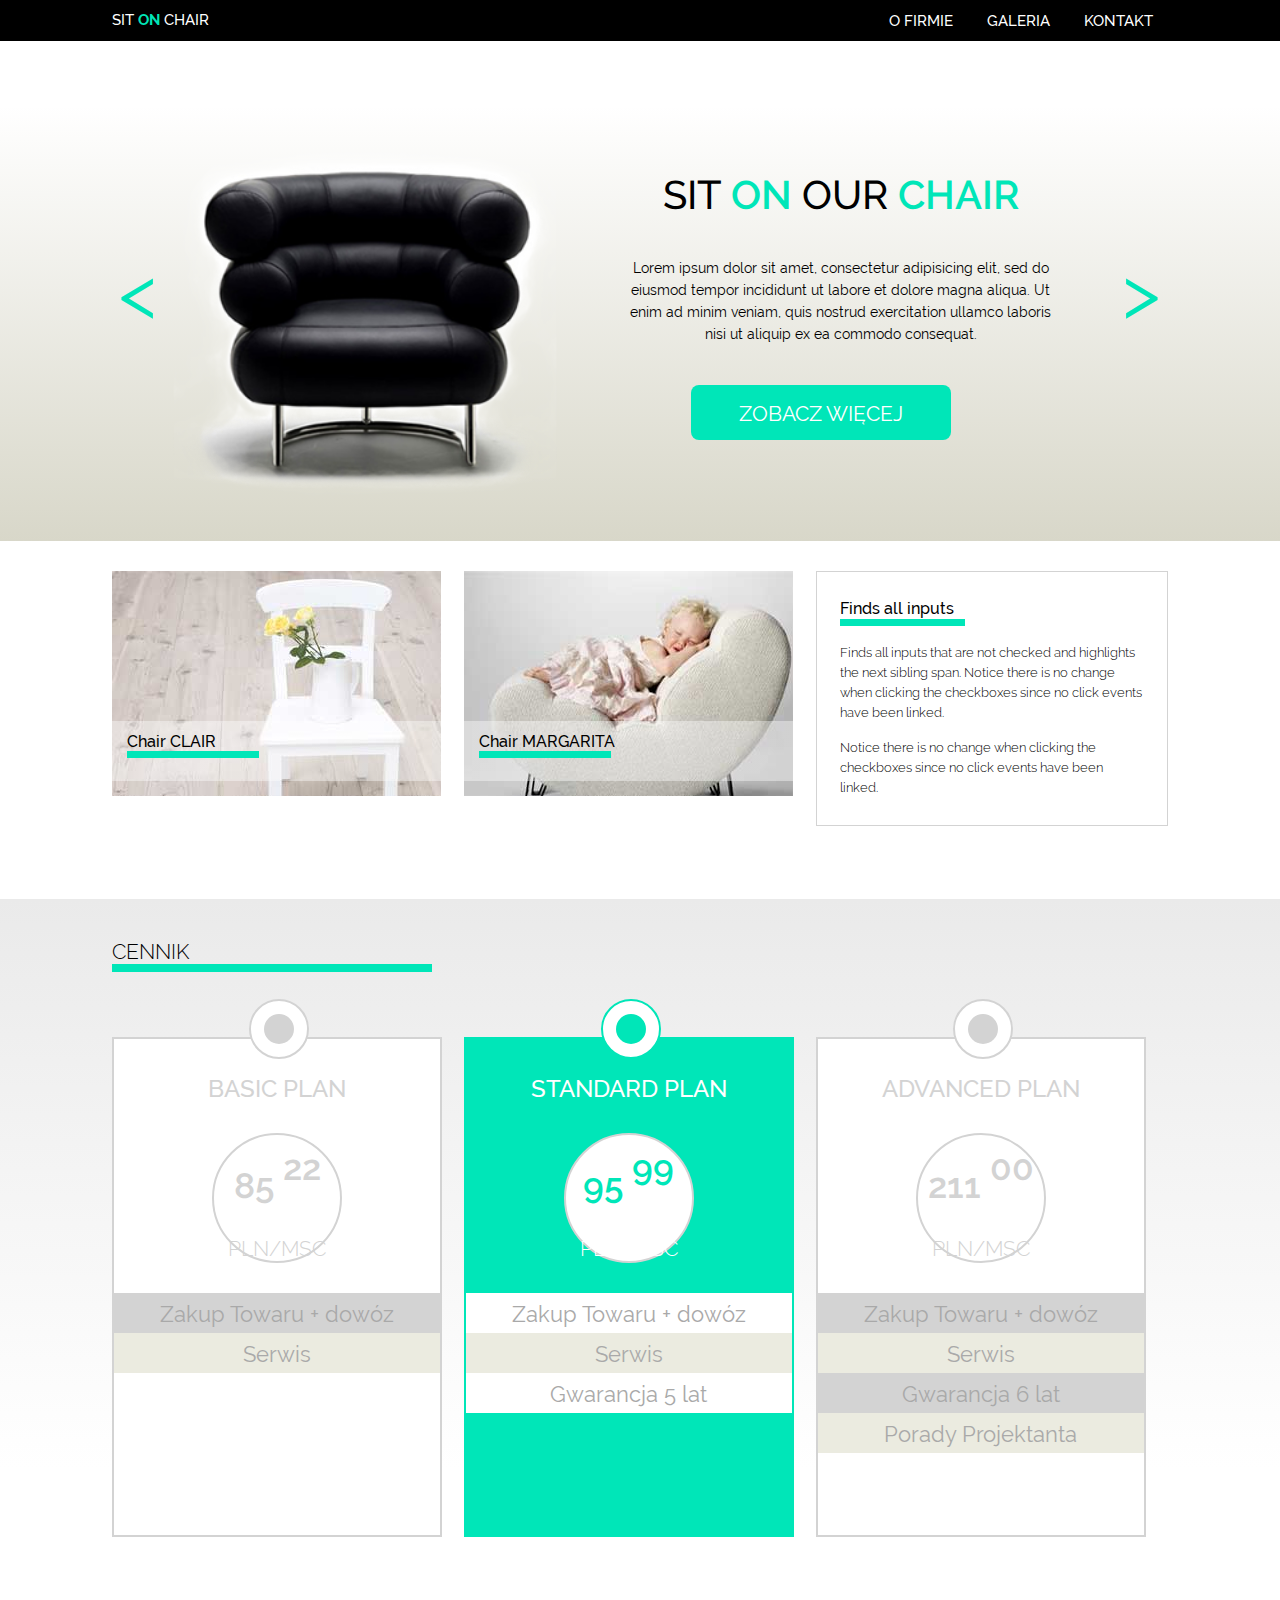
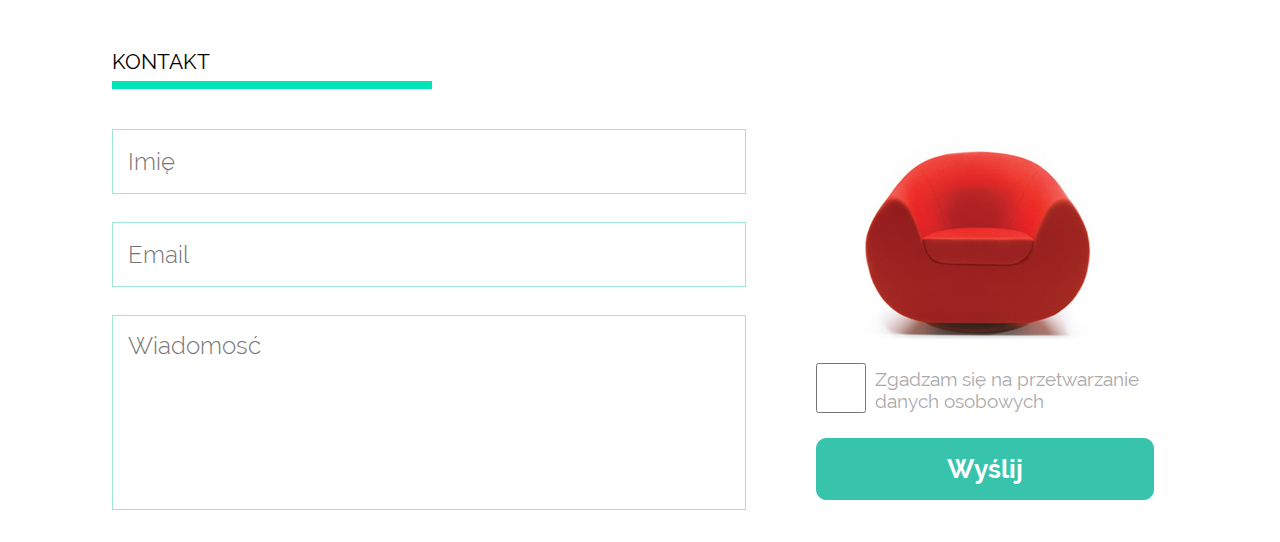
<file: index.html>
<!DOCTYPE html>
<html lang="pl-PL">
  <head>
    <meta charset="utf-8">
    <link rel="stylesheet" href="css/reset.css" type="text/css">
    <link rel="stylesheet" href="css/style.css" type="text/css">
    <link rel="stylesheet" href="fonts/raleway/stylesheet.css">
    <title>SitOnChari</title>
  </head>
  <body>
     <header>
       <div class="main_width">
         <div class="row">
           <h4 class="col">
               Sit <span>On</span> Chair
           </h4>
           <nav class="col">
             <ul>
               <li><a href="#">O firmie</a></li>
               <li><a href="#">Galeria</a></li>
               <li><a href="#">Kontakt</a></li>
             </ul>
           </nav>
         </div>
       </div>
     </header>
     <section class="main_content">
       <div class="main_width">
         <div class="row">
           <div class="col extreme">
             <p class="arrow"> &lt; </p>
           </div>
           <div class="col inside_left">
             <div id="black_chair">
               <img src="images/black_chair.png" alt="" width="600px" />
             </div>
           </div>
           <div class="col inside_right">
            <h1>Sit <span>on</span> our <span>chair</span></h1>
            <br>
            <p>Lorem ipsum dolor sit amet, consectetur adipisicing elit, sed do
               eiusmod tempor incididunt ut labore et dolore magna aliqua.
               Ut enim ad minim veniam, quis nostrud exercitation ullamco laboris
               nisi ut aliquip ex ea commodo consequat.
            </p>
            <div class="button">
                <a href="#">Zobacz więcej</a>
            </div>
           </div>
           <div class="col extreme">
             <p class="arrow"> &gt; </p>
           </div>
         </div>
       </div>
     </section>
     <section class="main_boxes">
        <div class="main_width">
          <div class="row">
            <div class="col">
              <div class="box_1">
                <img src="images/box1_img.jpg" alt="">
                  <div class="inbox">
                    Chair CLAIR
                     <div class="bottom_line_short">
                     </div>
                  </div>
              </div>
            </div>
            <div class="col">
              <div class="box_1">
                <img src="images/box2_img.jpg" alt="">
                <div class="inbox">
                  Chair MARGARITA
                    <div class="bottom_line_short">

                    </div>
                </div>
              </div>
            </div>
            <div class="col">
              <div class="box_2">
                <p>Finds all inputs</p>
                <div class="bottom_line_short">
                </div>
                <p>
                   Finds all inputs that are not checked and highlights the next
                   sibling span. Notice there is no change when clicking the
                   checkboxes since no click events have been linked.
                </p>
                <p>
                   Notice there is no change when clicking the
                   checkboxes since no click events have been linked.
                </p>
              </div>
            </div>
          </div>
        </div>
     </section>
     <section class="price_list">
       <div class="main_width">
         <div class="row">
           <div class="col">
            <p>Cennik</p>
            <div class="bottom_line_long">
            </div>
           </div>
         </div>
         <div class="row">
           <div class="col_price">
             <div class="box_price_grey">
               <div class="circle_white">
                 <div class="circle_grey_small">
                 </div>
               </div>
               <h3>Basic Plan</h3>
               <div class="circle_white_big">
                 <p class="price_1">85 <sup class="price_1">22</sup></p>
                 <p>PLN/MSC</p>
               </div>
               <div class="purchase_1">
                Zakup Towaru + dowóz
               </div>
               <div class="serwis_1">
                Serwis
               </div>
             </div>
           </div>
           <div class="col_price">
             <div class="box_price_green">
               <div class="circle_green">
                 <div class="circle_white_small">
                 </div>
               </div>
               <h3>Standard Plan</h3>
               <div class="circle_white_big">
                 <p class="price_2">95 <sup class="price_2">99</sup></p>
                 <p>PLN/MSC</p>
               </div>
               <div class="purchase_2">
                Zakup Towaru + dowóz
               </div>
               <div class="serwis_1">
                Serwis
               </div>
               <div class="serwis_2">
                Gwarancja 5 lat
               </div>
             </div>
           </div>
           <div class="col_price">
             <div class="box_price_grey">
               <div class="circle_white">
                 <div class="circle_grey_small">
                 </div>
               </div>
               <h3>Advanced Plan</h3>
               <div class="circle_white_big">
                 <p class="price_1">211 <sup class="price_1">00</sup></p>
                 <p>PLN/MSC</p>
               </div>
               <div class="purchase_1">
                Zakup Towaru + dowóz
               </div>
               <div class="serwis_1">
                Serwis
               </div>
               <div class="purchase_1">
                Gwarancja 6 lat
               </div>
               <div class="serwis_1">
                Porady Projektanta
               </div>
             </div>
           </div>
         </div>
       </div>
     </section>
     <section class="contact">
        <div class="main_width">
            <h2 class="contact_title">
                <span>Kontakt</span>
            </h2>
            <div class="bottom_line_long">

            </div>
            <form class="contact_form" action="" method="post">
                <div class="row">
                    <div class="contact_col_left">
                        <div class="">
                            <label for="formName">Imię</label>
                            <input type="text" name="name" value="" placeholder="Imię" id="formName">
                        </div>
                        <div class="">
                            <label for="formEmail">Email</label>
                            <input type="text" name="email" value="" placeholder="Email" id="formEmail">
                        </div>
                        <div class="">
                            <label for="formMessage">Wiadomości</label>
                        <textarea name="message" id="formMessage" placeholder="Wiadomosć"></textarea>
                        </div>
                    </div>
                    <div class="contact_col_right">
                        <div class="red_chair">
                            <img src="images/red_chair.png" alt="">
                        </div>
                        <div class="checkbox">
                            <label for="formCheckbox">Zgoda</label>
                            <input class="checkbox_icon" type="checkbox" name="" value="">
                            <span class="checkbox_text">Zgadzam się na przetwarzanie danych osobowych</span>
                        </div>
                        <div>
                            <button type="submit" class="submit_button">Wyślij</button>
                        </div>
                    </div>
                </div>
            </form>
        </div>
     </section>
  </body>
</html>
</file>
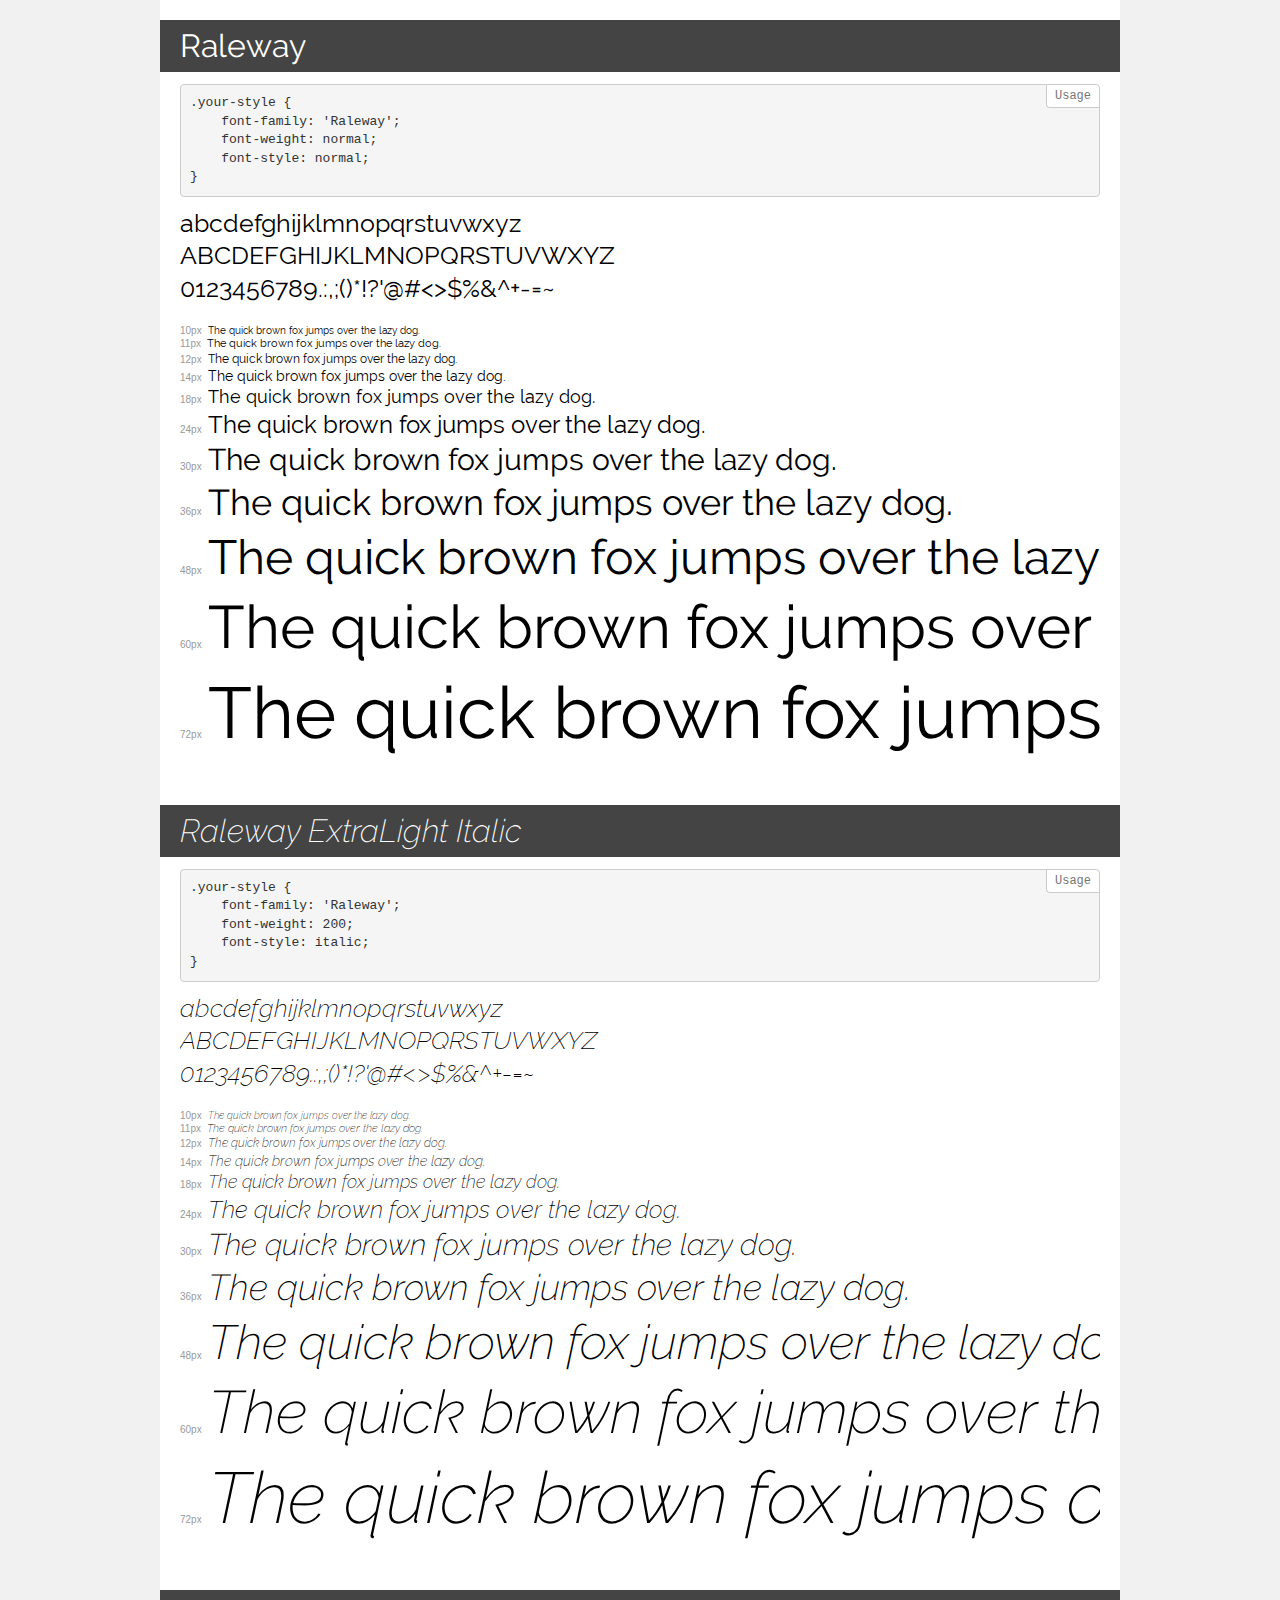
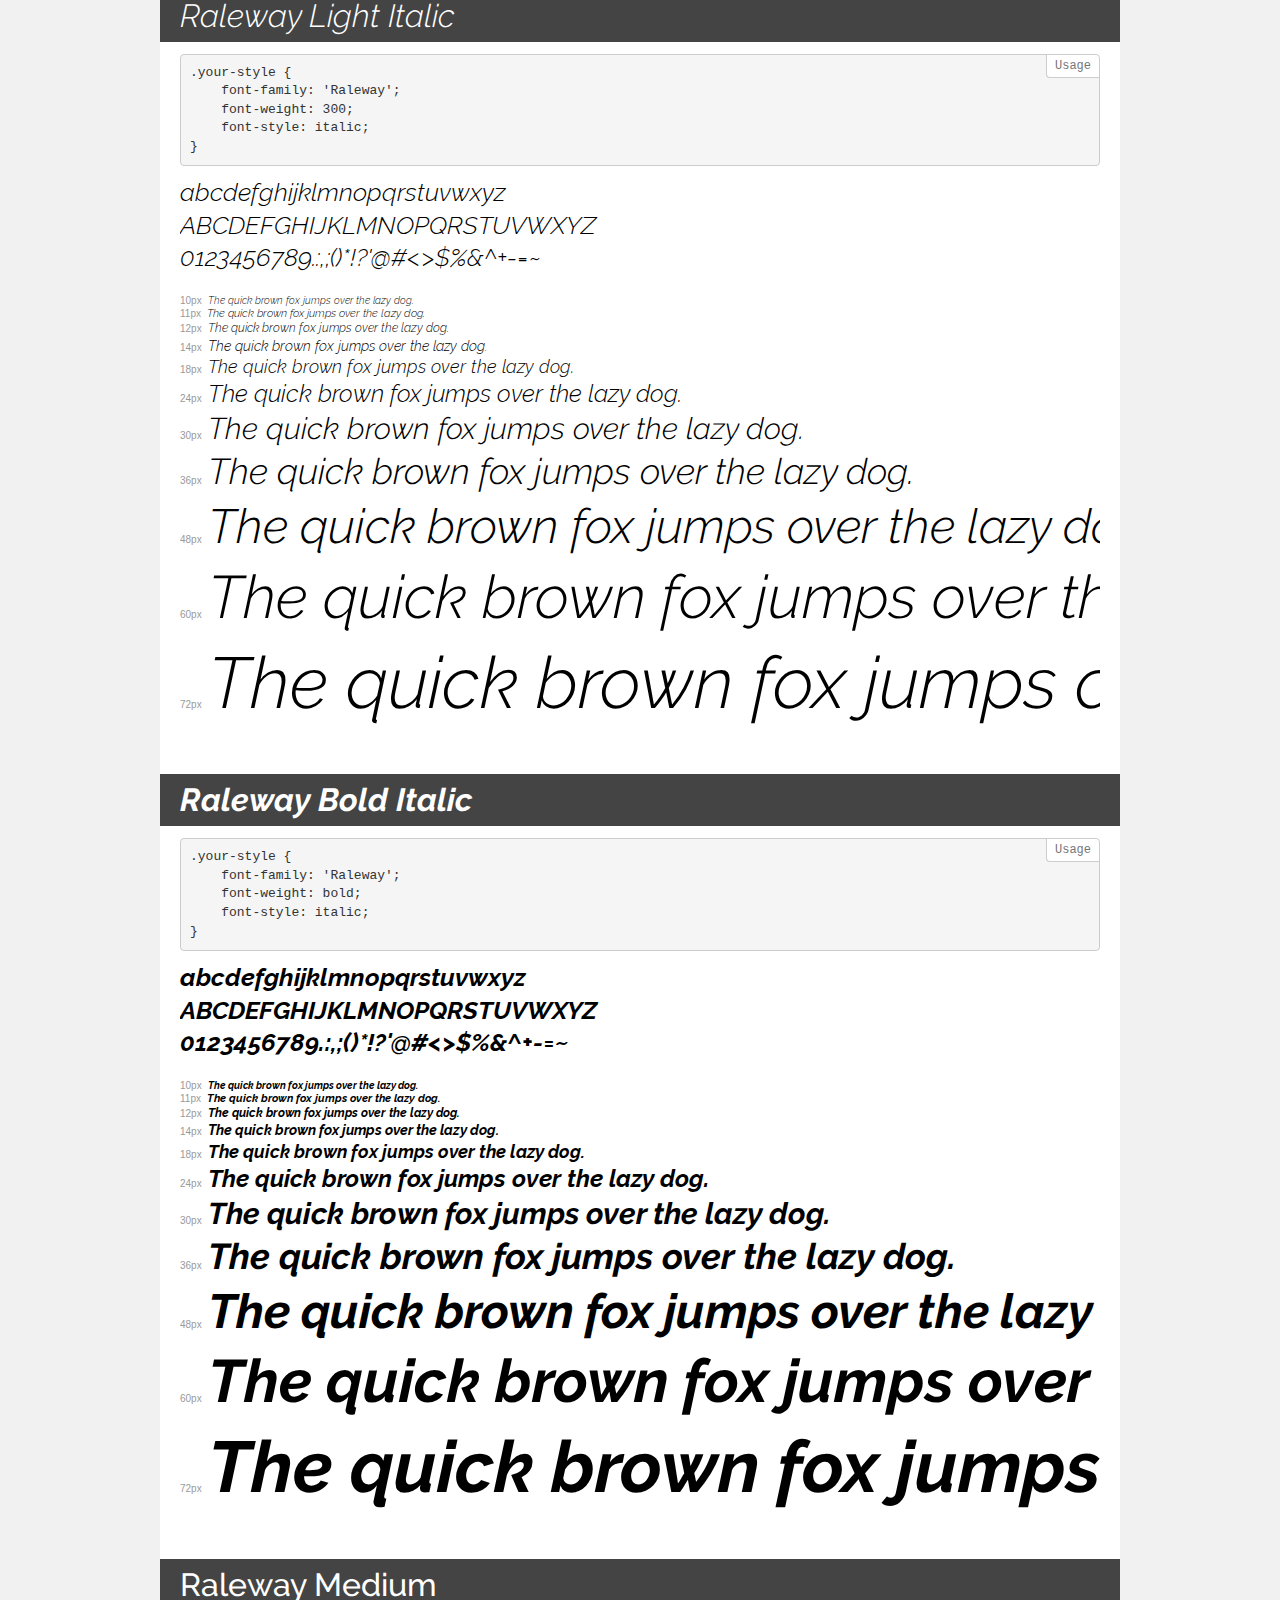
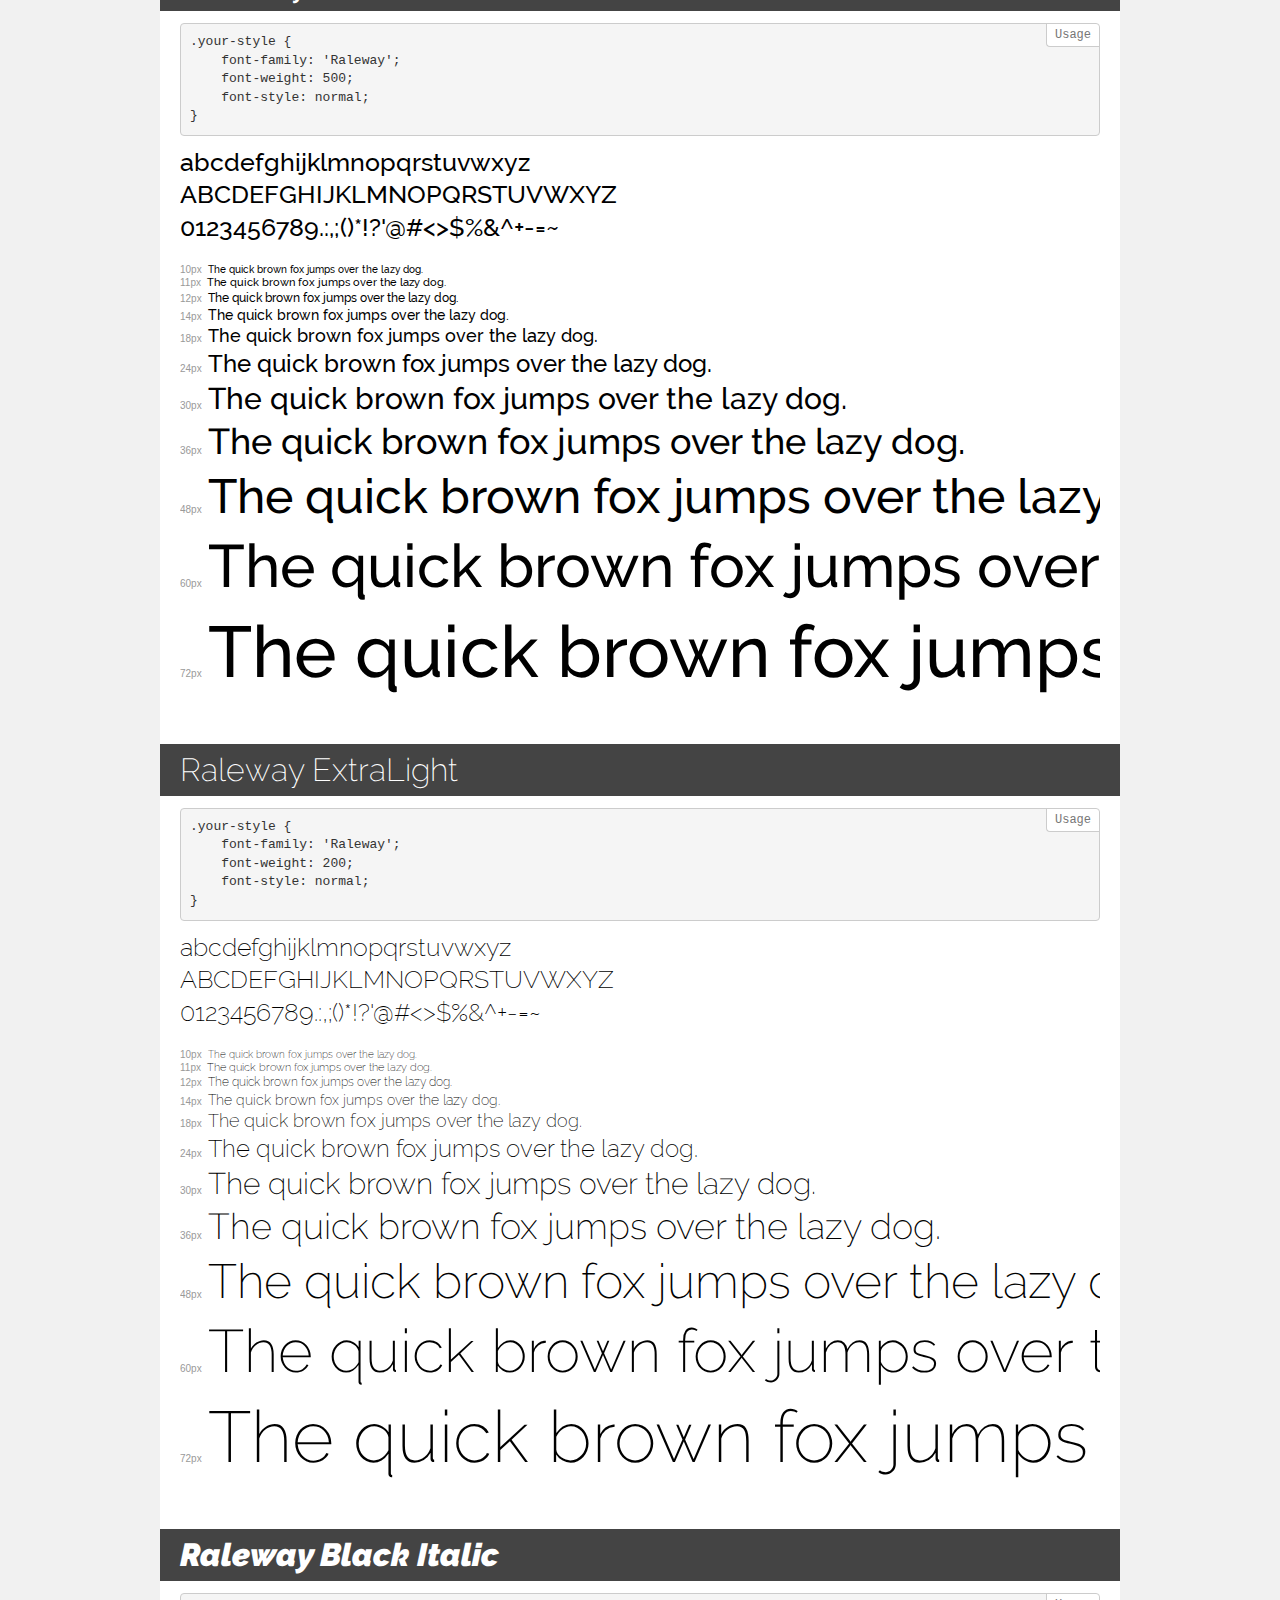
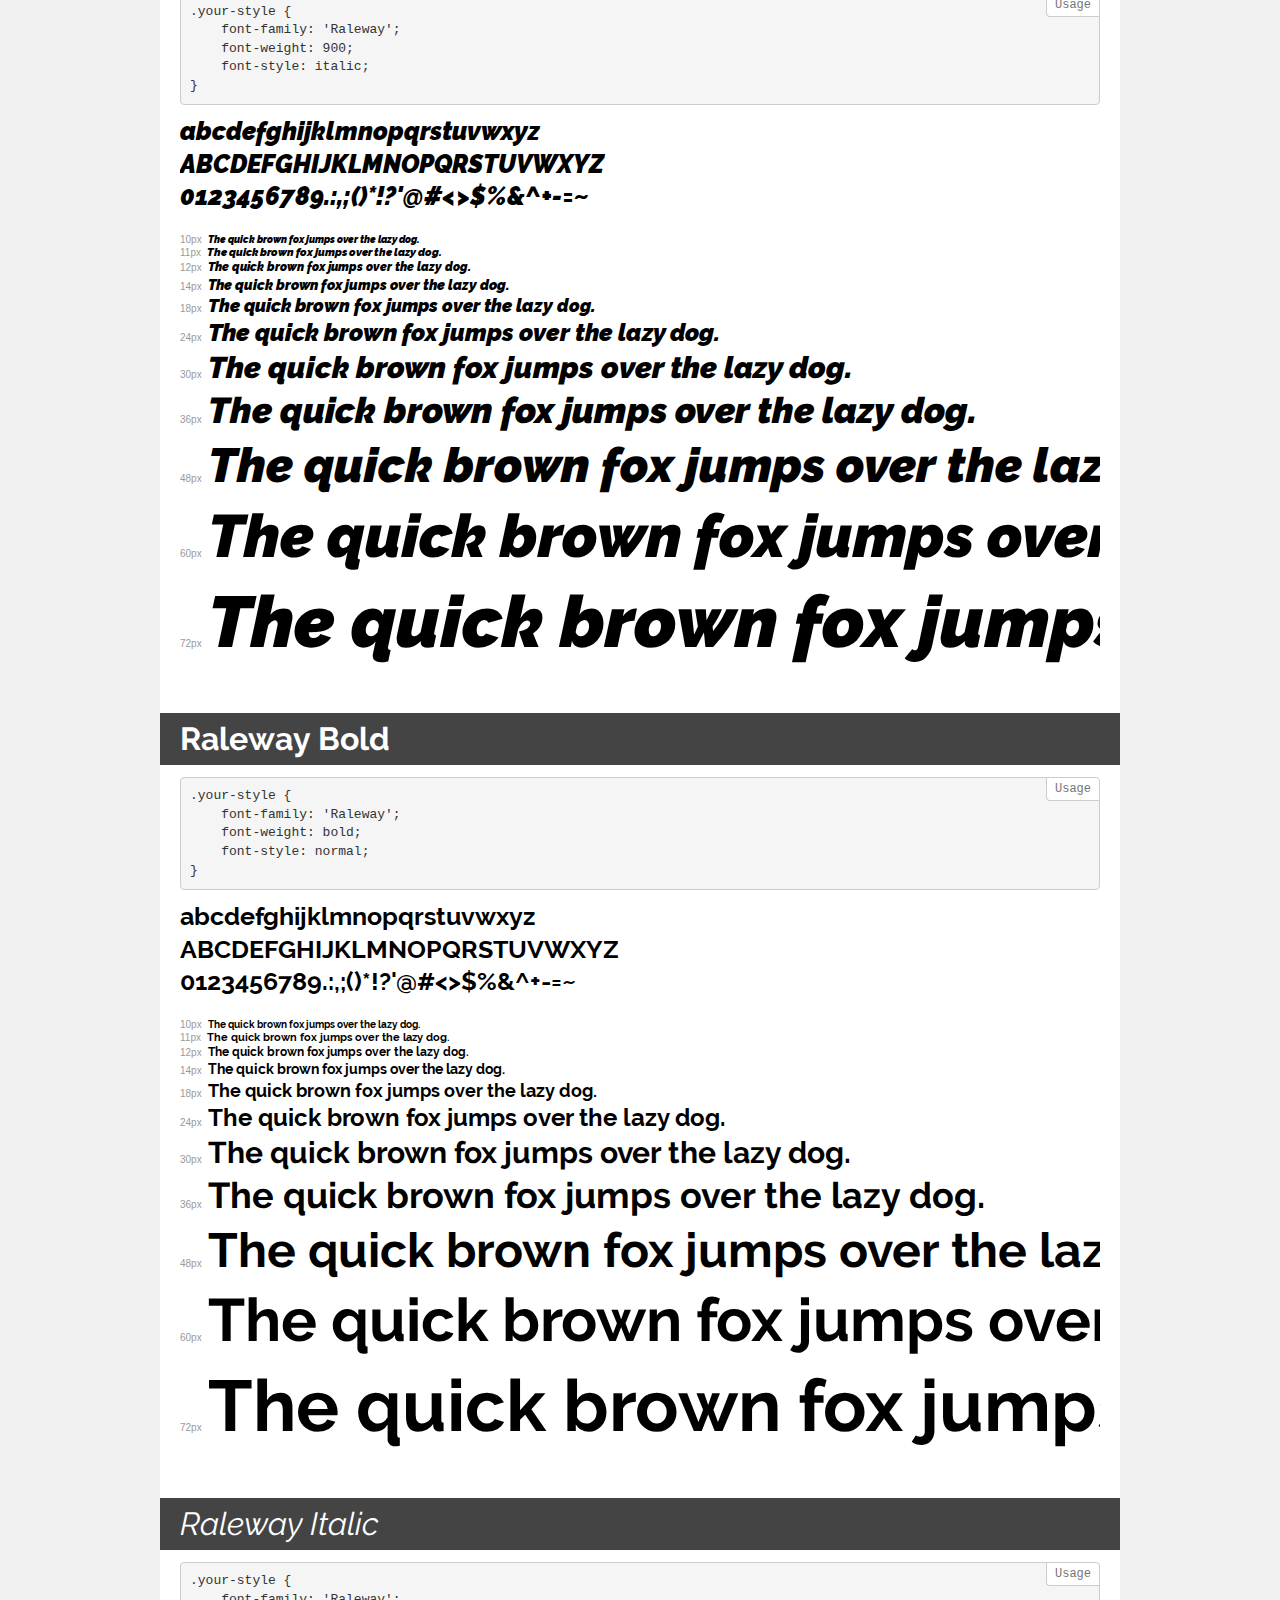
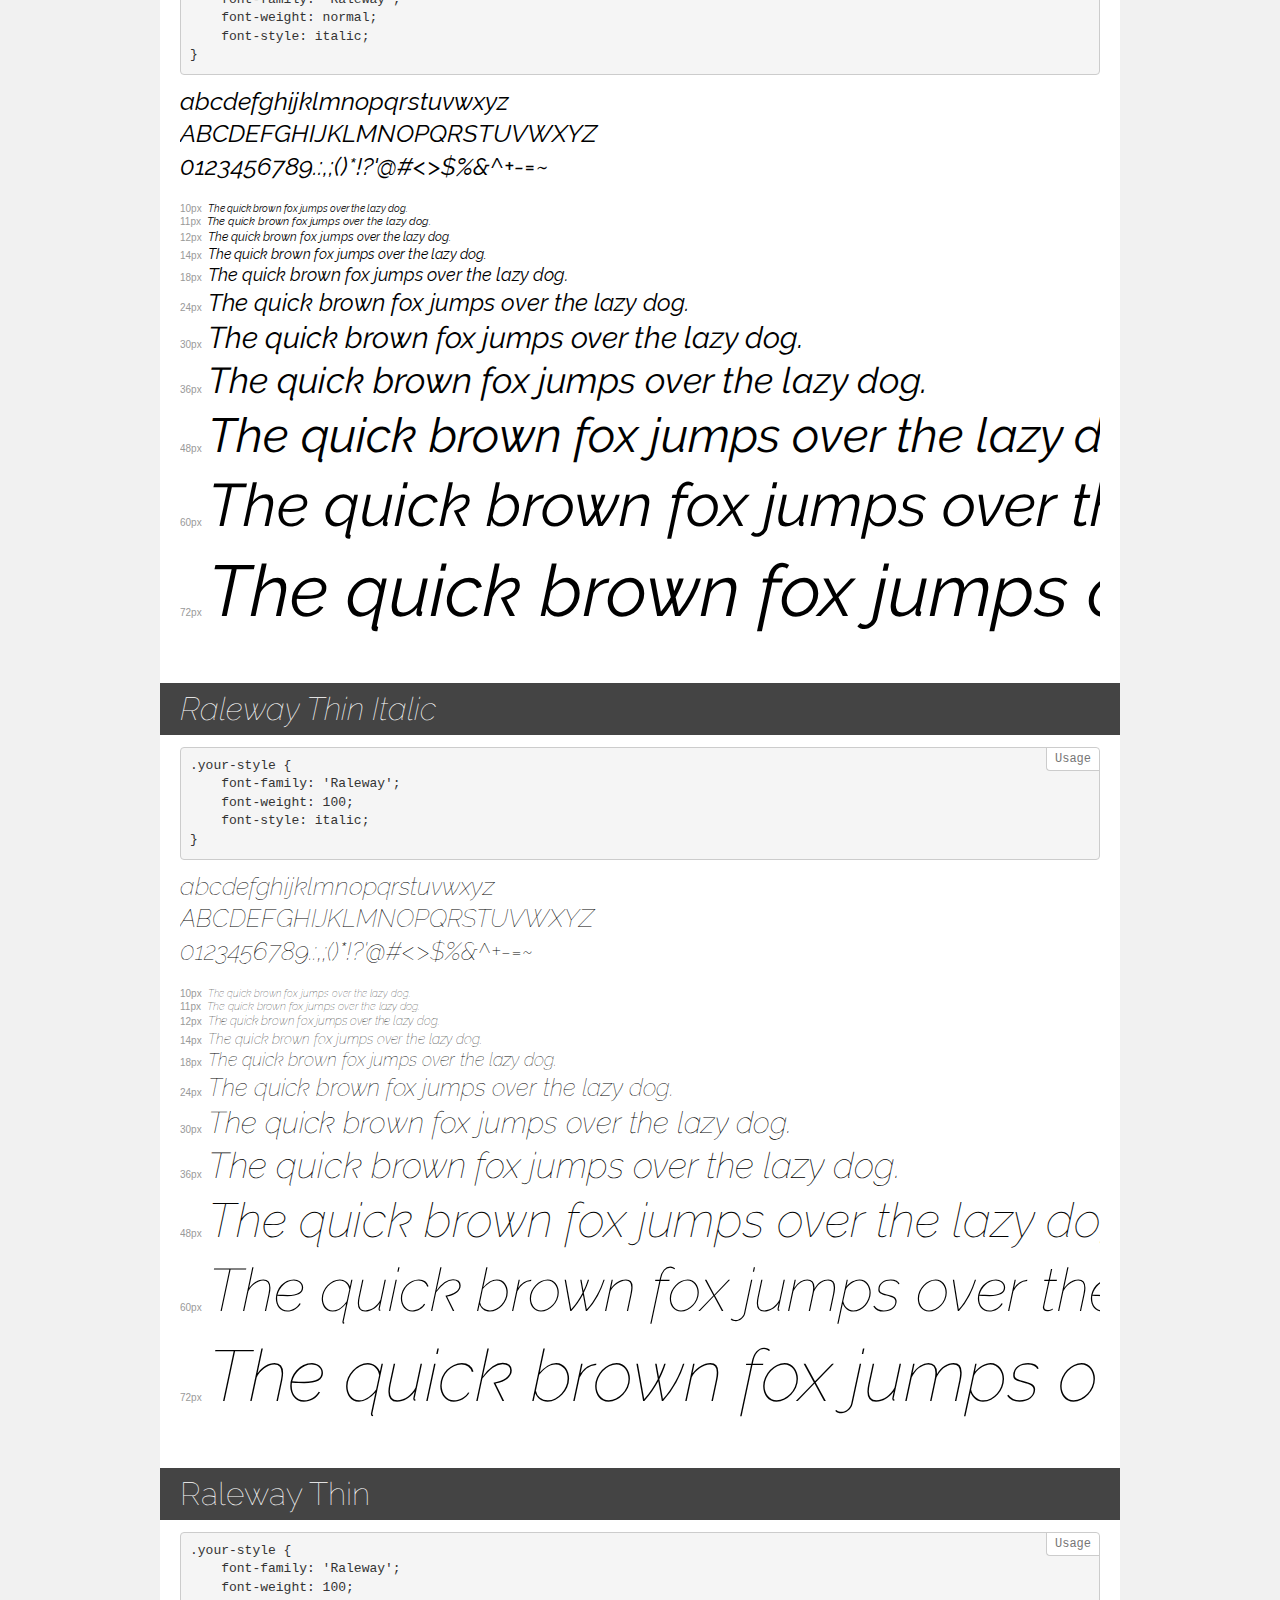
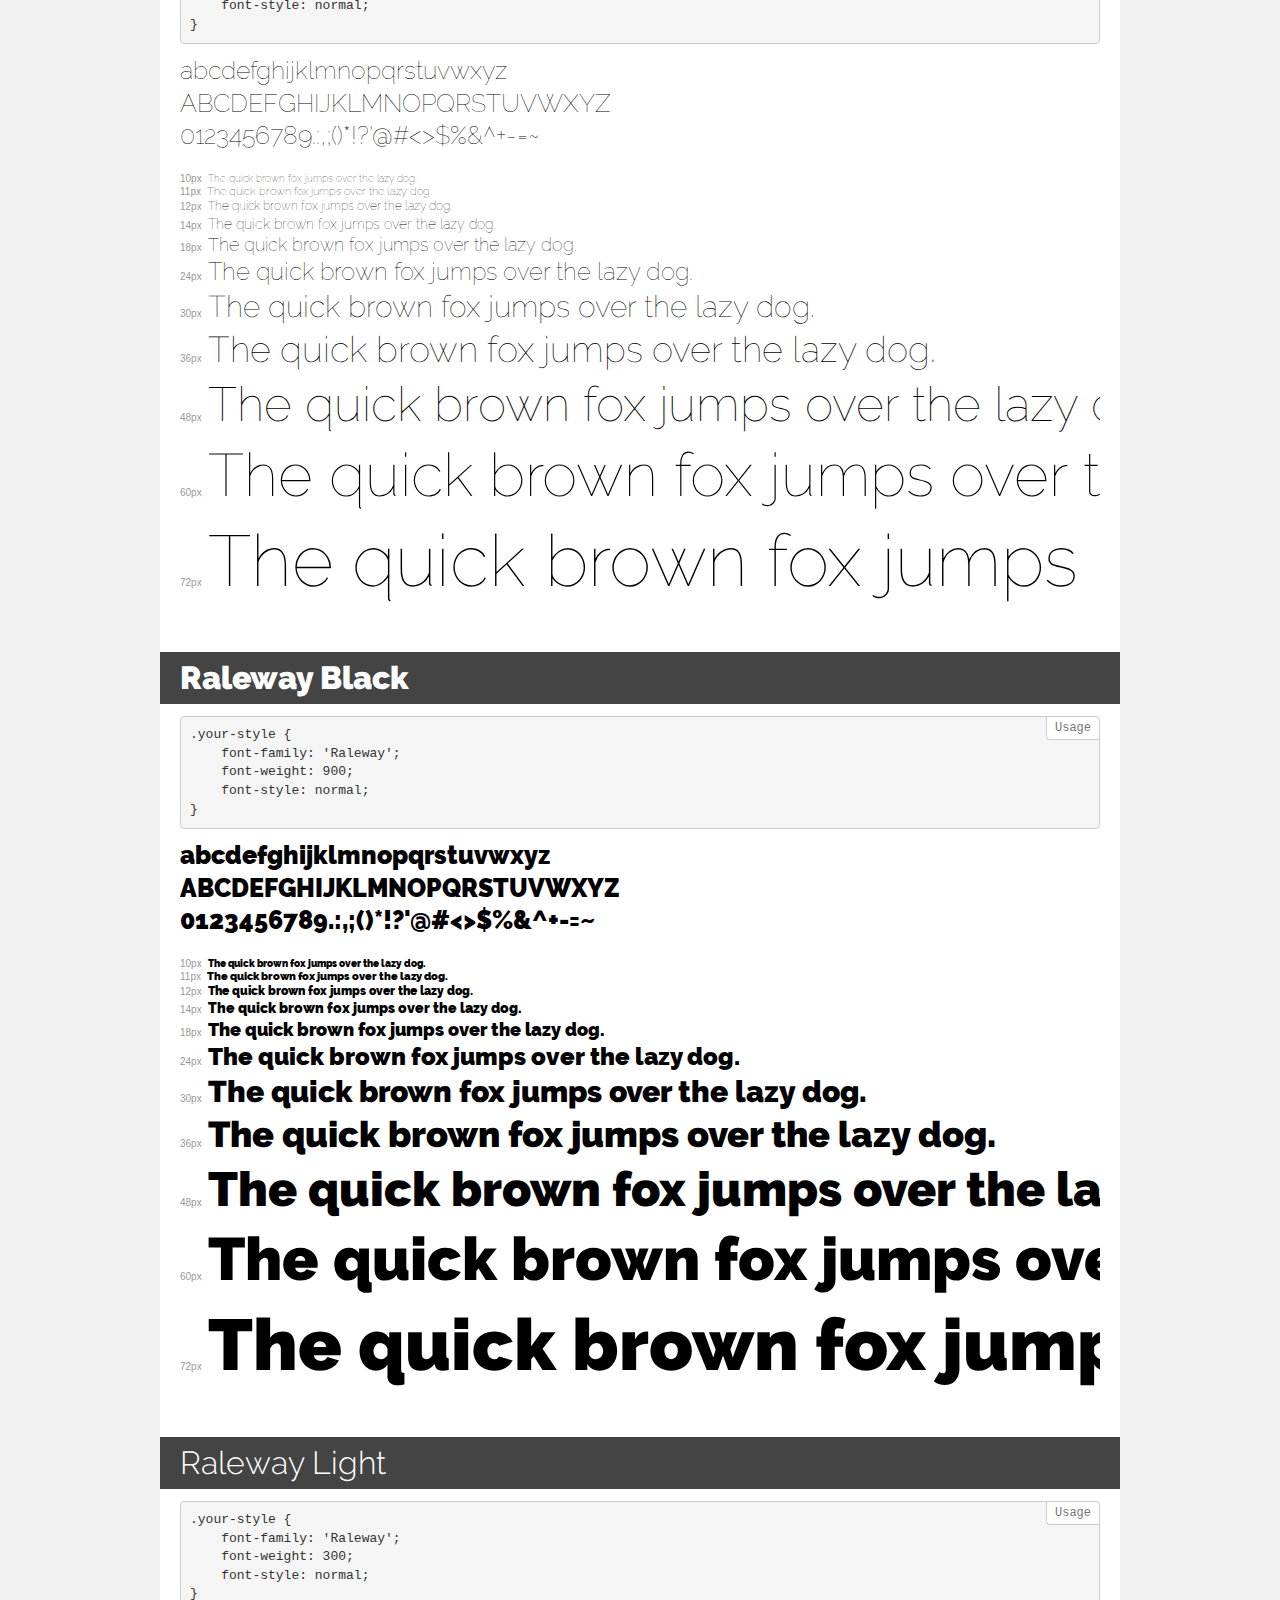
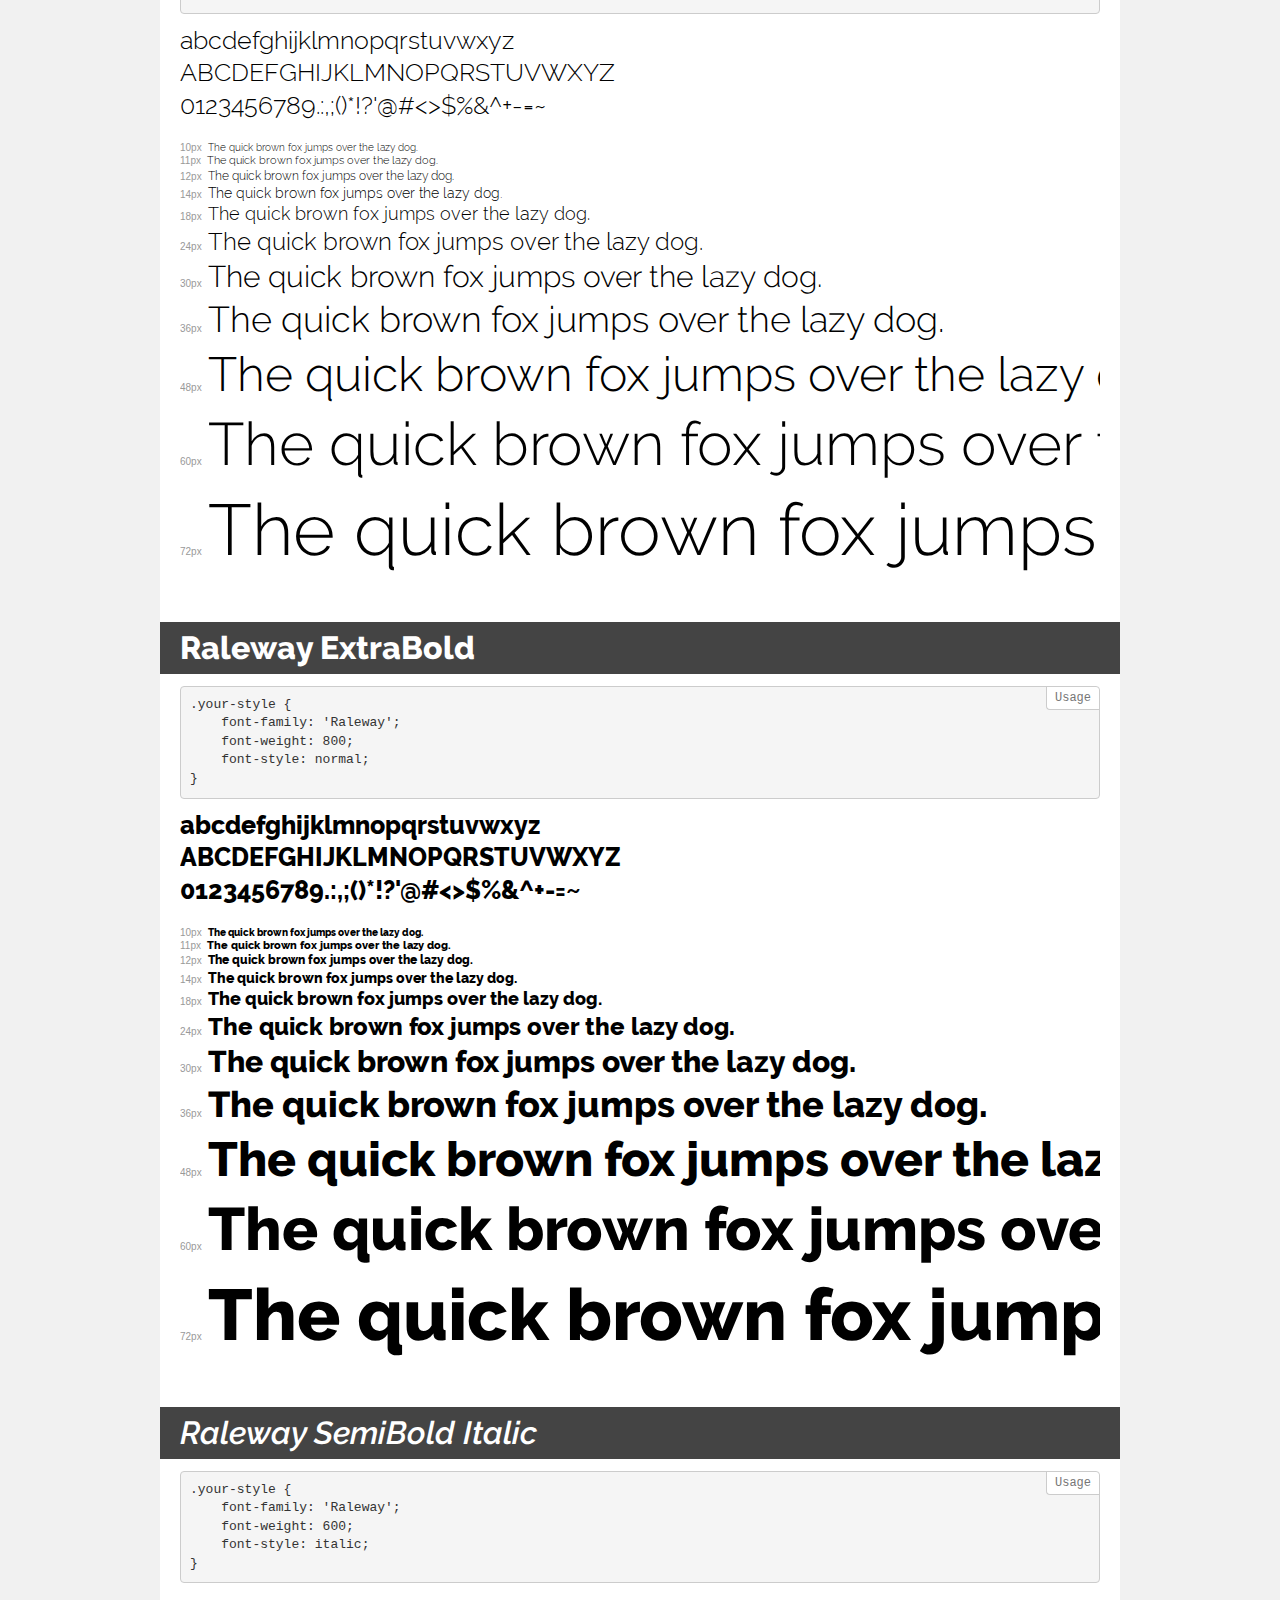
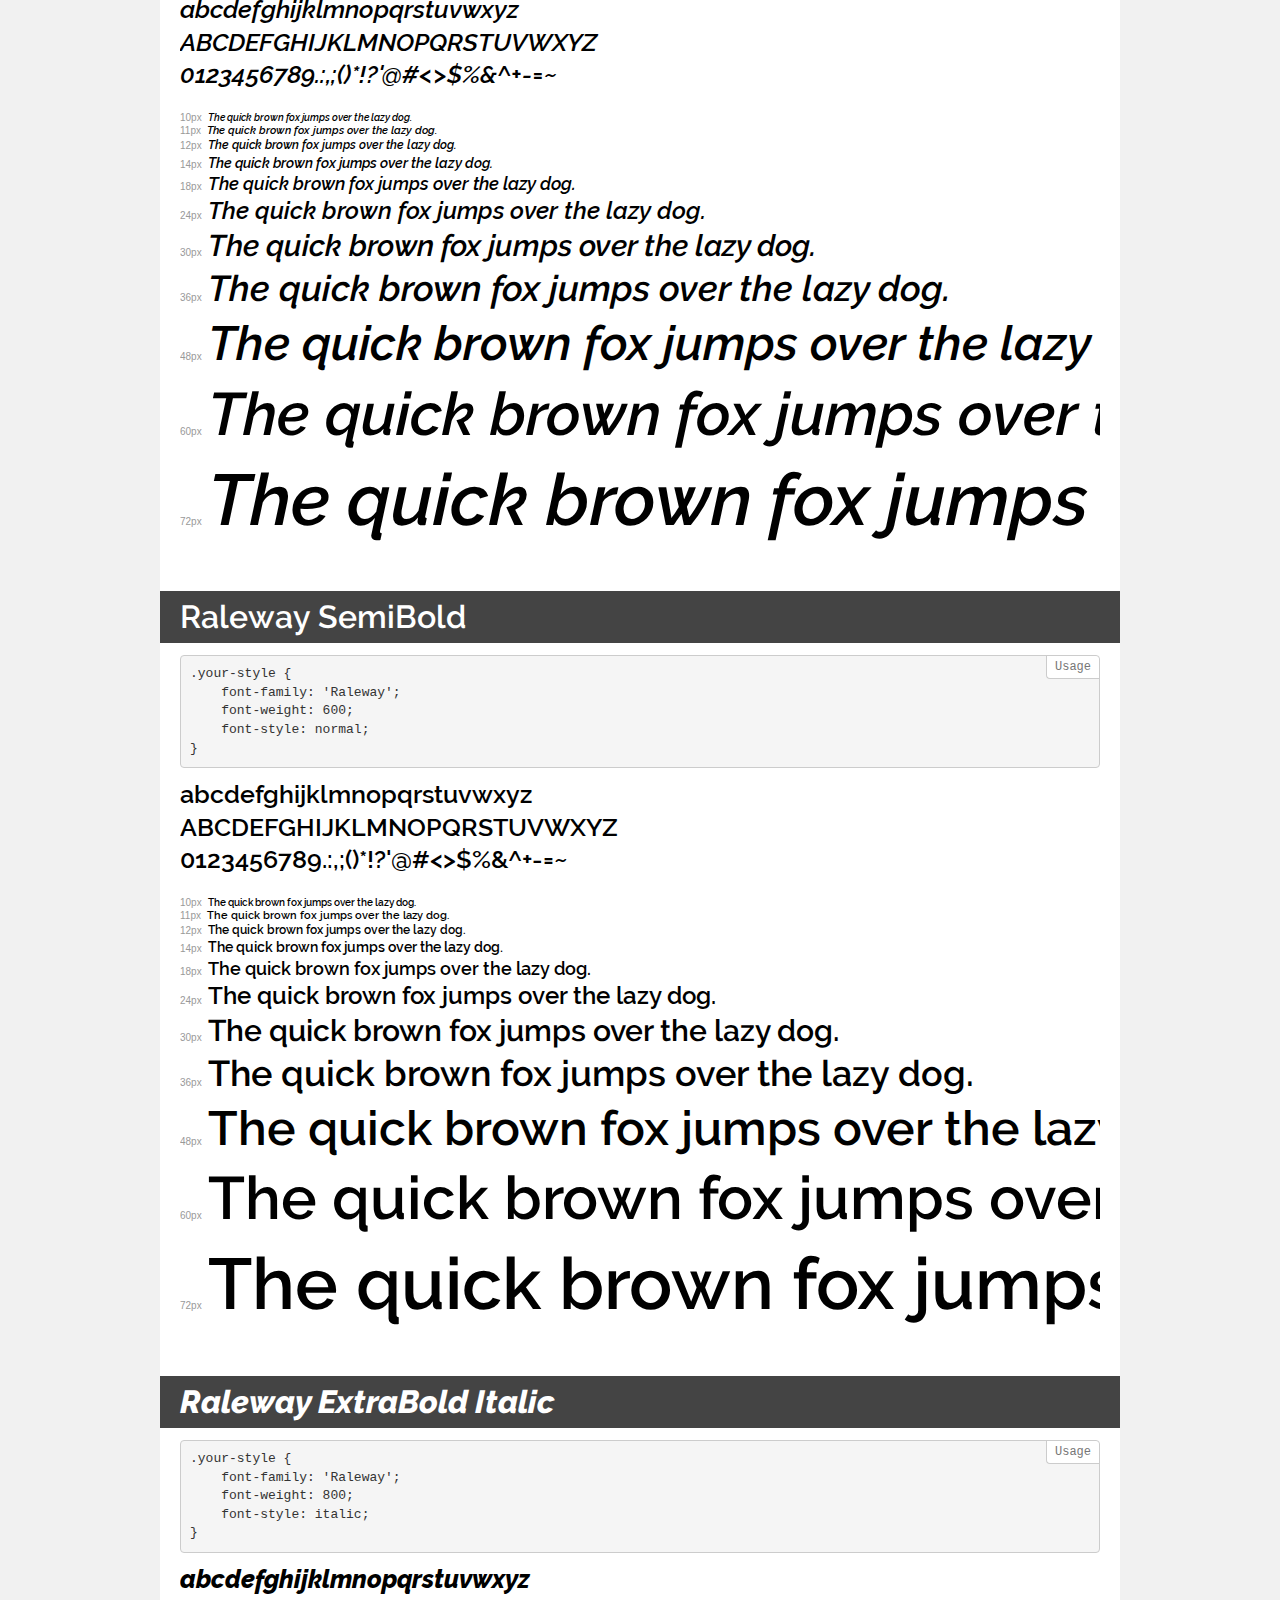
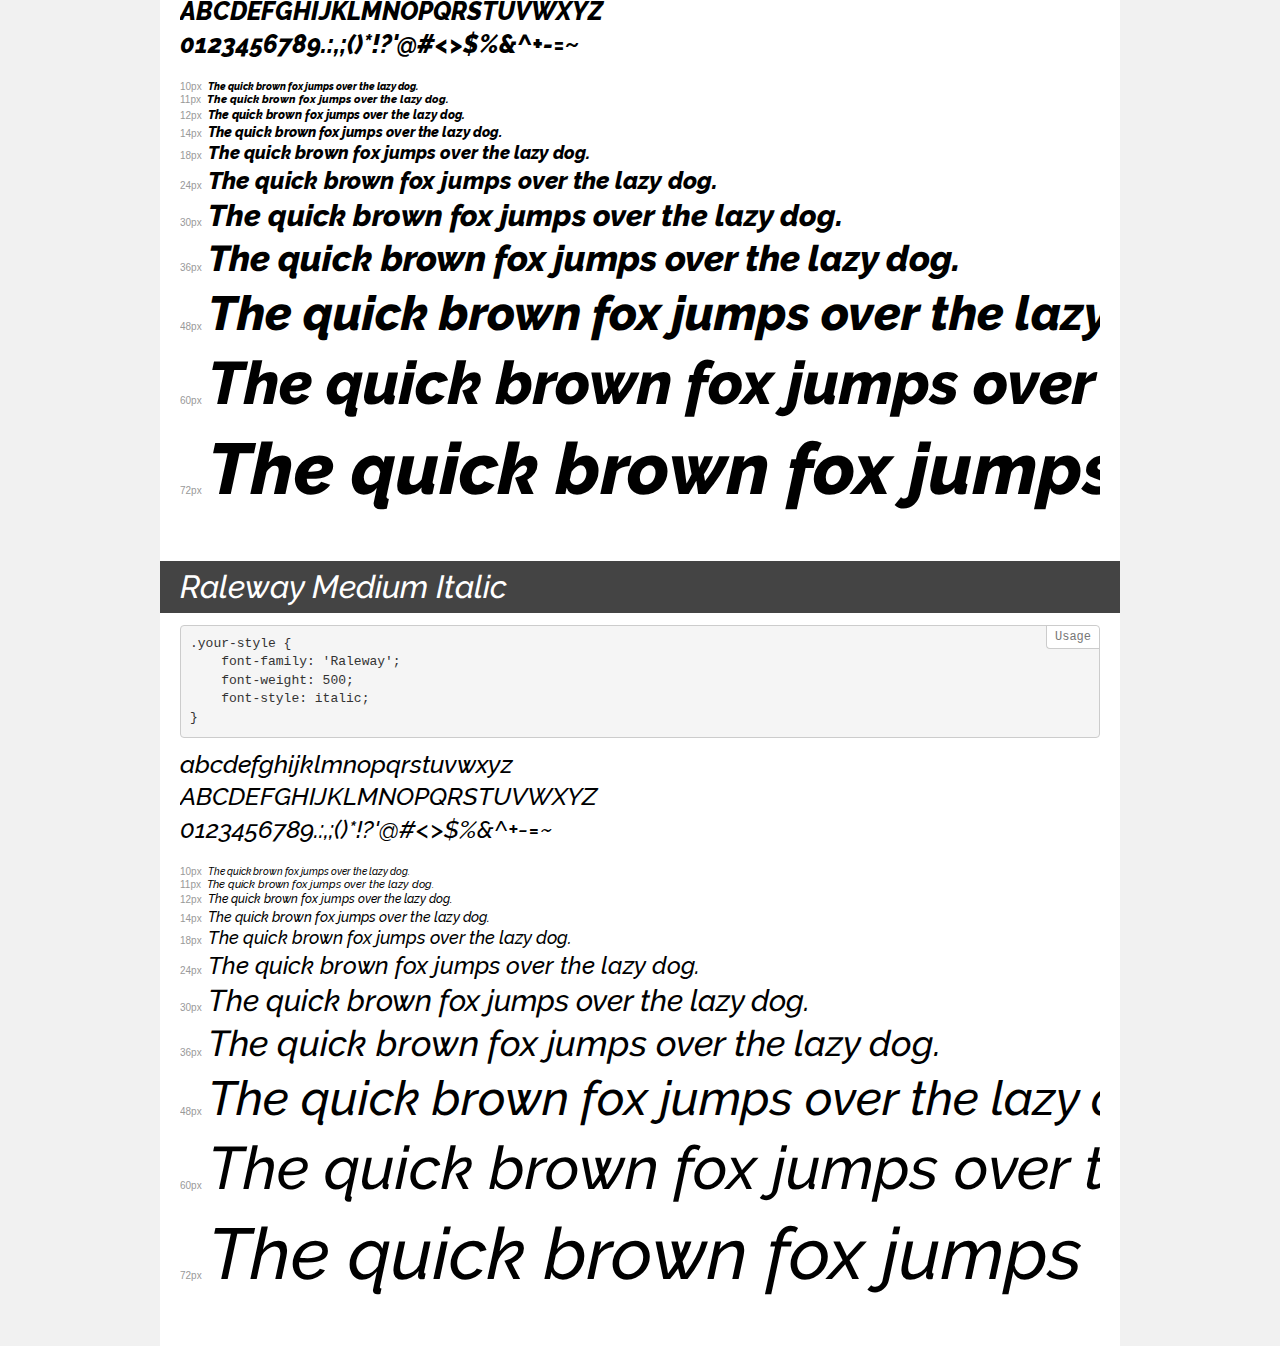
<file: fonts/raleway/demo.html>
<!DOCTYPE html>
<html>
<head>
	<meta charset="utf-8">
	<meta http-equiv="X-UA-Compatible" content="IE=edge">
	<meta name="viewport" content="width=device-width, initial-scale=1">
	<meta name="robots" content="noindex, noarchive">
	<title>Transfonter demo</title>
	<link href="stylesheet.css" rel="stylesheet">
	<style>
		/*
		http://meyerweb.com/eric/tools/css/reset/
		v2.0 | 20110126
		License: none (public domain)
		*/
		html, body, div, span, applet, object, iframe,
		h1, h2, h3, h4, h5, h6, p, blockquote, pre,
		a, abbr, acronym, address, big, cite, code,
		del, dfn, em, img, ins, kbd, q, s, samp,
		small, strike, strong, sub, sup, tt, var,
		b, u, i, center,
		dl, dt, dd, ol, ul, li,
		fieldset, form, label, legend,
		table, caption, tbody, tfoot, thead, tr, th, td,
		article, aside, canvas, details, embed,
		figure, figcaption, footer, header, hgroup,
		menu, nav, output, ruby, section, summary,
		time, mark, audio, video {
			margin: 0;
			padding: 0;
			border: 0;
			font-size: 100%;
			font: inherit;
			vertical-align: baseline;
		}
		/* HTML5 display-role reset for older browsers */
		article, aside, details, figcaption, figure,
		footer, header, hgroup, menu, nav, section {
			display: block;
		}
		body {
			line-height: 1;
		}
		ol, ul {
			list-style: none;
		}
		blockquote, q {
			quotes: none;
		}
		blockquote:before, blockquote:after,
		q:before, q:after {
			content: '';
			content: none;
		}
		table {
			border-collapse: collapse;
			border-spacing: 0;
		}
		/* common styles */
		body {
			background: #f1f1f1;
			color: #000;
		}
		.page {
			background: #fff;
			width: 920px;
			margin: 0 auto;
			padding: 20px 20px 0 20px;
			overflow: hidden;
		}
		.font-container {
			overflow-x: auto;
			overflow-y: hidden;
			margin-bottom: 40px;
			line-height: 1.3;
			white-space: nowrap;
			padding-bottom: 5px;
		}
		h1 {
			position: relative;
			background: #444;
			font-size: 32px;
			color: #fff;
			padding: 10px 20px;
			margin: 0 -20px 12px -20px;
		}
		.letters {
			font-size: 25px;
			margin-bottom: 20px;
		}
		.s10:before {
			content: '10px';
		}
		.s11:before {
			content: '11px';
		}
		.s12:before {
			content: '12px';
		}
		.s14:before {
			content: '14px';
		}
		.s18:before {
			content: '18px';
		}
		.s24:before {
			content: '24px';
		}
		.s30:before {
			content: '30px';
		}
		.s36:before {
			content: '36px';
		}
		.s48:before {
			content: '48px';
		}
		.s60:before {
			content: '60px';
		}
		.s72:before {
			content: '72px';
		}
		.s10:before, .s11:before, .s12:before, .s14:before,
		.s18:before, .s24:before, .s30:before, .s36:before,
		.s48:before, .s60:before, .s72:before {
			font-family: Arial, sans-serif;
			font-size: 10px;
			font-weight: normal;
			font-style: normal;
			color: #999;
			padding-right: 6px;
		}
		pre {
			display: block;
			position: relative;
			padding: 9px;
			margin: 0 0 10px;
			font-family: Monaco, Menlo, Consolas, "Courier New", monospace !important;
			font-size: 13px;
			line-height: 1.428571429;
			color: #333;
			font-weight: normal !important;
			font-style: normal !important;
			background-color: #f5f5f5;
			border: 1px solid #ccc;
			overflow-x: auto;
			border-radius: 4px;
		}
		pre:after {
			display: block;
			position: absolute;
			right: 0;
			top: 0;
			content: 'Usage';
			line-height: 1;
			padding: 5px 8px;
			font-size: 12px;
			color: #767676;
			background-color: #fff;
			border: 1px solid #ccc;
			border-right: none;
			border-top: none;
			border-radius: 0 4px 0 4px;
			z-index: 10;
		}
		/* responsive */
		@media (max-width: 959px) {
			.page {
				width: auto;
				margin: 0;
			}
		}
	</style>
</head>
<body>
<div class="page">
	<div class="demo" style="font-family: 'Raleway'; font-weight: normal; font-style: normal;">
		<h1>Raleway</h1>
		<pre>.your-style {
    font-family: 'Raleway';
    font-weight: normal;
    font-style: normal;
}</pre>
		<div class="font-container">
			<p class="letters">
				abcdefghijklmnopqrstuvwxyz <br />
				ABCDEFGHIJKLMNOPQRSTUVWXYZ <br />				0123456789.:,;()*!?'@#<>$%&^+-=~
			</p>
			<p class="s10" style="font-size: 10px;">The quick brown fox jumps over the lazy dog.</p>
			<p class="s11" style="font-size: 11px;">The quick brown fox jumps over the lazy dog.</p>
			<p class="s12" style="font-size: 12px;">The quick brown fox jumps over the lazy dog.</p>
			<p class="s14" style="font-size: 14px;">The quick brown fox jumps over the lazy dog.</p>
			<p class="s18" style="font-size: 18px;">The quick brown fox jumps over the lazy dog.</p>
			<p class="s24" style="font-size: 24px;">The quick brown fox jumps over the lazy dog.</p>
			<p class="s30" style="font-size: 30px;">The quick brown fox jumps over the lazy dog.</p>
			<p class="s36" style="font-size: 36px;">The quick brown fox jumps over the lazy dog.</p>
			<p class="s48" style="font-size: 48px;">The quick brown fox jumps over the lazy dog.</p>
			<p class="s60" style="font-size: 60px;">The quick brown fox jumps over the lazy dog.</p>
			<p class="s72" style="font-size: 72px;">The quick brown fox jumps over the lazy dog.</p>
		</div>
	</div>
	<div class="demo" style="font-family: 'Raleway'; font-weight: 200; font-style: italic;">
		<h1>Raleway ExtraLight Italic</h1>
		<pre>.your-style {
    font-family: 'Raleway';
    font-weight: 200;
    font-style: italic;
}</pre>
		<div class="font-container">
			<p class="letters">
				abcdefghijklmnopqrstuvwxyz <br />
				ABCDEFGHIJKLMNOPQRSTUVWXYZ <br />				0123456789.:,;()*!?'@#<>$%&^+-=~
			</p>
			<p class="s10" style="font-size: 10px;">The quick brown fox jumps over the lazy dog.</p>
			<p class="s11" style="font-size: 11px;">The quick brown fox jumps over the lazy dog.</p>
			<p class="s12" style="font-size: 12px;">The quick brown fox jumps over the lazy dog.</p>
			<p class="s14" style="font-size: 14px;">The quick brown fox jumps over the lazy dog.</p>
			<p class="s18" style="font-size: 18px;">The quick brown fox jumps over the lazy dog.</p>
			<p class="s24" style="font-size: 24px;">The quick brown fox jumps over the lazy dog.</p>
			<p class="s30" style="font-size: 30px;">The quick brown fox jumps over the lazy dog.</p>
			<p class="s36" style="font-size: 36px;">The quick brown fox jumps over the lazy dog.</p>
			<p class="s48" style="font-size: 48px;">The quick brown fox jumps over the lazy dog.</p>
			<p class="s60" style="font-size: 60px;">The quick brown fox jumps over the lazy dog.</p>
			<p class="s72" style="font-size: 72px;">The quick brown fox jumps over the lazy dog.</p>
		</div>
	</div>
	<div class="demo" style="font-family: 'Raleway'; font-weight: 300; font-style: italic;">
		<h1>Raleway Light Italic</h1>
		<pre>.your-style {
    font-family: 'Raleway';
    font-weight: 300;
    font-style: italic;
}</pre>
		<div class="font-container">
			<p class="letters">
				abcdefghijklmnopqrstuvwxyz <br />
				ABCDEFGHIJKLMNOPQRSTUVWXYZ <br />				0123456789.:,;()*!?'@#<>$%&^+-=~
			</p>
			<p class="s10" style="font-size: 10px;">The quick brown fox jumps over the lazy dog.</p>
			<p class="s11" style="font-size: 11px;">The quick brown fox jumps over the lazy dog.</p>
			<p class="s12" style="font-size: 12px;">The quick brown fox jumps over the lazy dog.</p>
			<p class="s14" style="font-size: 14px;">The quick brown fox jumps over the lazy dog.</p>
			<p class="s18" style="font-size: 18px;">The quick brown fox jumps over the lazy dog.</p>
			<p class="s24" style="font-size: 24px;">The quick brown fox jumps over the lazy dog.</p>
			<p class="s30" style="font-size: 30px;">The quick brown fox jumps over the lazy dog.</p>
			<p class="s36" style="font-size: 36px;">The quick brown fox jumps over the lazy dog.</p>
			<p class="s48" style="font-size: 48px;">The quick brown fox jumps over the lazy dog.</p>
			<p class="s60" style="font-size: 60px;">The quick brown fox jumps over the lazy dog.</p>
			<p class="s72" style="font-size: 72px;">The quick brown fox jumps over the lazy dog.</p>
		</div>
	</div>
	<div class="demo" style="font-family: 'Raleway'; font-weight: bold; font-style: italic;">
		<h1>Raleway Bold Italic</h1>
		<pre>.your-style {
    font-family: 'Raleway';
    font-weight: bold;
    font-style: italic;
}</pre>
		<div class="font-container">
			<p class="letters">
				abcdefghijklmnopqrstuvwxyz <br />
				ABCDEFGHIJKLMNOPQRSTUVWXYZ <br />				0123456789.:,;()*!?'@#<>$%&^+-=~
			</p>
			<p class="s10" style="font-size: 10px;">The quick brown fox jumps over the lazy dog.</p>
			<p class="s11" style="font-size: 11px;">The quick brown fox jumps over the lazy dog.</p>
			<p class="s12" style="font-size: 12px;">The quick brown fox jumps over the lazy dog.</p>
			<p class="s14" style="font-size: 14px;">The quick brown fox jumps over the lazy dog.</p>
			<p class="s18" style="font-size: 18px;">The quick brown fox jumps over the lazy dog.</p>
			<p class="s24" style="font-size: 24px;">The quick brown fox jumps over the lazy dog.</p>
			<p class="s30" style="font-size: 30px;">The quick brown fox jumps over the lazy dog.</p>
			<p class="s36" style="font-size: 36px;">The quick brown fox jumps over the lazy dog.</p>
			<p class="s48" style="font-size: 48px;">The quick brown fox jumps over the lazy dog.</p>
			<p class="s60" style="font-size: 60px;">The quick brown fox jumps over the lazy dog.</p>
			<p class="s72" style="font-size: 72px;">The quick brown fox jumps over the lazy dog.</p>
		</div>
	</div>
	<div class="demo" style="font-family: 'Raleway'; font-weight: 500; font-style: normal;">
		<h1>Raleway Medium</h1>
		<pre>.your-style {
    font-family: 'Raleway';
    font-weight: 500;
    font-style: normal;
}</pre>
		<div class="font-container">
			<p class="letters">
				abcdefghijklmnopqrstuvwxyz <br />
				ABCDEFGHIJKLMNOPQRSTUVWXYZ <br />				0123456789.:,;()*!?'@#<>$%&^+-=~
			</p>
			<p class="s10" style="font-size: 10px;">The quick brown fox jumps over the lazy dog.</p>
			<p class="s11" style="font-size: 11px;">The quick brown fox jumps over the lazy dog.</p>
			<p class="s12" style="font-size: 12px;">The quick brown fox jumps over the lazy dog.</p>
			<p class="s14" style="font-size: 14px;">The quick brown fox jumps over the lazy dog.</p>
			<p class="s18" style="font-size: 18px;">The quick brown fox jumps over the lazy dog.</p>
			<p class="s24" style="font-size: 24px;">The quick brown fox jumps over the lazy dog.</p>
			<p class="s30" style="font-size: 30px;">The quick brown fox jumps over the lazy dog.</p>
			<p class="s36" style="font-size: 36px;">The quick brown fox jumps over the lazy dog.</p>
			<p class="s48" style="font-size: 48px;">The quick brown fox jumps over the lazy dog.</p>
			<p class="s60" style="font-size: 60px;">The quick brown fox jumps over the lazy dog.</p>
			<p class="s72" style="font-size: 72px;">The quick brown fox jumps over the lazy dog.</p>
		</div>
	</div>
	<div class="demo" style="font-family: 'Raleway'; font-weight: 200; font-style: normal;">
		<h1>Raleway ExtraLight</h1>
		<pre>.your-style {
    font-family: 'Raleway';
    font-weight: 200;
    font-style: normal;
}</pre>
		<div class="font-container">
			<p class="letters">
				abcdefghijklmnopqrstuvwxyz <br />
				ABCDEFGHIJKLMNOPQRSTUVWXYZ <br />				0123456789.:,;()*!?'@#<>$%&^+-=~
			</p>
			<p class="s10" style="font-size: 10px;">The quick brown fox jumps over the lazy dog.</p>
			<p class="s11" style="font-size: 11px;">The quick brown fox jumps over the lazy dog.</p>
			<p class="s12" style="font-size: 12px;">The quick brown fox jumps over the lazy dog.</p>
			<p class="s14" style="font-size: 14px;">The quick brown fox jumps over the lazy dog.</p>
			<p class="s18" style="font-size: 18px;">The quick brown fox jumps over the lazy dog.</p>
			<p class="s24" style="font-size: 24px;">The quick brown fox jumps over the lazy dog.</p>
			<p class="s30" style="font-size: 30px;">The quick brown fox jumps over the lazy dog.</p>
			<p class="s36" style="font-size: 36px;">The quick brown fox jumps over the lazy dog.</p>
			<p class="s48" style="font-size: 48px;">The quick brown fox jumps over the lazy dog.</p>
			<p class="s60" style="font-size: 60px;">The quick brown fox jumps over the lazy dog.</p>
			<p class="s72" style="font-size: 72px;">The quick brown fox jumps over the lazy dog.</p>
		</div>
	</div>
	<div class="demo" style="font-family: 'Raleway'; font-weight: 900; font-style: italic;">
		<h1>Raleway Black Italic</h1>
		<pre>.your-style {
    font-family: 'Raleway';
    font-weight: 900;
    font-style: italic;
}</pre>
		<div class="font-container">
			<p class="letters">
				abcdefghijklmnopqrstuvwxyz <br />
				ABCDEFGHIJKLMNOPQRSTUVWXYZ <br />				0123456789.:,;()*!?'@#<>$%&^+-=~
			</p>
			<p class="s10" style="font-size: 10px;">The quick brown fox jumps over the lazy dog.</p>
			<p class="s11" style="font-size: 11px;">The quick brown fox jumps over the lazy dog.</p>
			<p class="s12" style="font-size: 12px;">The quick brown fox jumps over the lazy dog.</p>
			<p class="s14" style="font-size: 14px;">The quick brown fox jumps over the lazy dog.</p>
			<p class="s18" style="font-size: 18px;">The quick brown fox jumps over the lazy dog.</p>
			<p class="s24" style="font-size: 24px;">The quick brown fox jumps over the lazy dog.</p>
			<p class="s30" style="font-size: 30px;">The quick brown fox jumps over the lazy dog.</p>
			<p class="s36" style="font-size: 36px;">The quick brown fox jumps over the lazy dog.</p>
			<p class="s48" style="font-size: 48px;">The quick brown fox jumps over the lazy dog.</p>
			<p class="s60" style="font-size: 60px;">The quick brown fox jumps over the lazy dog.</p>
			<p class="s72" style="font-size: 72px;">The quick brown fox jumps over the lazy dog.</p>
		</div>
	</div>
	<div class="demo" style="font-family: 'Raleway'; font-weight: bold; font-style: normal;">
		<h1>Raleway Bold</h1>
		<pre>.your-style {
    font-family: 'Raleway';
    font-weight: bold;
    font-style: normal;
}</pre>
		<div class="font-container">
			<p class="letters">
				abcdefghijklmnopqrstuvwxyz <br />
				ABCDEFGHIJKLMNOPQRSTUVWXYZ <br />				0123456789.:,;()*!?'@#<>$%&^+-=~
			</p>
			<p class="s10" style="font-size: 10px;">The quick brown fox jumps over the lazy dog.</p>
			<p class="s11" style="font-size: 11px;">The quick brown fox jumps over the lazy dog.</p>
			<p class="s12" style="font-size: 12px;">The quick brown fox jumps over the lazy dog.</p>
			<p class="s14" style="font-size: 14px;">The quick brown fox jumps over the lazy dog.</p>
			<p class="s18" style="font-size: 18px;">The quick brown fox jumps over the lazy dog.</p>
			<p class="s24" style="font-size: 24px;">The quick brown fox jumps over the lazy dog.</p>
			<p class="s30" style="font-size: 30px;">The quick brown fox jumps over the lazy dog.</p>
			<p class="s36" style="font-size: 36px;">The quick brown fox jumps over the lazy dog.</p>
			<p class="s48" style="font-size: 48px;">The quick brown fox jumps over the lazy dog.</p>
			<p class="s60" style="font-size: 60px;">The quick brown fox jumps over the lazy dog.</p>
			<p class="s72" style="font-size: 72px;">The quick brown fox jumps over the lazy dog.</p>
		</div>
	</div>
	<div class="demo" style="font-family: 'Raleway'; font-weight: normal; font-style: italic;">
		<h1>Raleway Italic</h1>
		<pre>.your-style {
    font-family: 'Raleway';
    font-weight: normal;
    font-style: italic;
}</pre>
		<div class="font-container">
			<p class="letters">
				abcdefghijklmnopqrstuvwxyz <br />
				ABCDEFGHIJKLMNOPQRSTUVWXYZ <br />				0123456789.:,;()*!?'@#<>$%&^+-=~
			</p>
			<p class="s10" style="font-size: 10px;">The quick brown fox jumps over the lazy dog.</p>
			<p class="s11" style="font-size: 11px;">The quick brown fox jumps over the lazy dog.</p>
			<p class="s12" style="font-size: 12px;">The quick brown fox jumps over the lazy dog.</p>
			<p class="s14" style="font-size: 14px;">The quick brown fox jumps over the lazy dog.</p>
			<p class="s18" style="font-size: 18px;">The quick brown fox jumps over the lazy dog.</p>
			<p class="s24" style="font-size: 24px;">The quick brown fox jumps over the lazy dog.</p>
			<p class="s30" style="font-size: 30px;">The quick brown fox jumps over the lazy dog.</p>
			<p class="s36" style="font-size: 36px;">The quick brown fox jumps over the lazy dog.</p>
			<p class="s48" style="font-size: 48px;">The quick brown fox jumps over the lazy dog.</p>
			<p class="s60" style="font-size: 60px;">The quick brown fox jumps over the lazy dog.</p>
			<p class="s72" style="font-size: 72px;">The quick brown fox jumps over the lazy dog.</p>
		</div>
	</div>
	<div class="demo" style="font-family: 'Raleway'; font-weight: 100; font-style: italic;">
		<h1>Raleway Thin Italic</h1>
		<pre>.your-style {
    font-family: 'Raleway';
    font-weight: 100;
    font-style: italic;
}</pre>
		<div class="font-container">
			<p class="letters">
				abcdefghijklmnopqrstuvwxyz <br />
				ABCDEFGHIJKLMNOPQRSTUVWXYZ <br />				0123456789.:,;()*!?'@#<>$%&^+-=~
			</p>
			<p class="s10" style="font-size: 10px;">The quick brown fox jumps over the lazy dog.</p>
			<p class="s11" style="font-size: 11px;">The quick brown fox jumps over the lazy dog.</p>
			<p class="s12" style="font-size: 12px;">The quick brown fox jumps over the lazy dog.</p>
			<p class="s14" style="font-size: 14px;">The quick brown fox jumps over the lazy dog.</p>
			<p class="s18" style="font-size: 18px;">The quick brown fox jumps over the lazy dog.</p>
			<p class="s24" style="font-size: 24px;">The quick brown fox jumps over the lazy dog.</p>
			<p class="s30" style="font-size: 30px;">The quick brown fox jumps over the lazy dog.</p>
			<p class="s36" style="font-size: 36px;">The quick brown fox jumps over the lazy dog.</p>
			<p class="s48" style="font-size: 48px;">The quick brown fox jumps over the lazy dog.</p>
			<p class="s60" style="font-size: 60px;">The quick brown fox jumps over the lazy dog.</p>
			<p class="s72" style="font-size: 72px;">The quick brown fox jumps over the lazy dog.</p>
		</div>
	</div>
	<div class="demo" style="font-family: 'Raleway'; font-weight: 100; font-style: normal;">
		<h1>Raleway Thin</h1>
		<pre>.your-style {
    font-family: 'Raleway';
    font-weight: 100;
    font-style: normal;
}</pre>
		<div class="font-container">
			<p class="letters">
				abcdefghijklmnopqrstuvwxyz <br />
				ABCDEFGHIJKLMNOPQRSTUVWXYZ <br />				0123456789.:,;()*!?'@#<>$%&^+-=~
			</p>
			<p class="s10" style="font-size: 10px;">The quick brown fox jumps over the lazy dog.</p>
			<p class="s11" style="font-size: 11px;">The quick brown fox jumps over the lazy dog.</p>
			<p class="s12" style="font-size: 12px;">The quick brown fox jumps over the lazy dog.</p>
			<p class="s14" style="font-size: 14px;">The quick brown fox jumps over the lazy dog.</p>
			<p class="s18" style="font-size: 18px;">The quick brown fox jumps over the lazy dog.</p>
			<p class="s24" style="font-size: 24px;">The quick brown fox jumps over the lazy dog.</p>
			<p class="s30" style="font-size: 30px;">The quick brown fox jumps over the lazy dog.</p>
			<p class="s36" style="font-size: 36px;">The quick brown fox jumps over the lazy dog.</p>
			<p class="s48" style="font-size: 48px;">The quick brown fox jumps over the lazy dog.</p>
			<p class="s60" style="font-size: 60px;">The quick brown fox jumps over the lazy dog.</p>
			<p class="s72" style="font-size: 72px;">The quick brown fox jumps over the lazy dog.</p>
		</div>
	</div>
	<div class="demo" style="font-family: 'Raleway'; font-weight: 900; font-style: normal;">
		<h1>Raleway Black</h1>
		<pre>.your-style {
    font-family: 'Raleway';
    font-weight: 900;
    font-style: normal;
}</pre>
		<div class="font-container">
			<p class="letters">
				abcdefghijklmnopqrstuvwxyz <br />
				ABCDEFGHIJKLMNOPQRSTUVWXYZ <br />				0123456789.:,;()*!?'@#<>$%&^+-=~
			</p>
			<p class="s10" style="font-size: 10px;">The quick brown fox jumps over the lazy dog.</p>
			<p class="s11" style="font-size: 11px;">The quick brown fox jumps over the lazy dog.</p>
			<p class="s12" style="font-size: 12px;">The quick brown fox jumps over the lazy dog.</p>
			<p class="s14" style="font-size: 14px;">The quick brown fox jumps over the lazy dog.</p>
			<p class="s18" style="font-size: 18px;">The quick brown fox jumps over the lazy dog.</p>
			<p class="s24" style="font-size: 24px;">The quick brown fox jumps over the lazy dog.</p>
			<p class="s30" style="font-size: 30px;">The quick brown fox jumps over the lazy dog.</p>
			<p class="s36" style="font-size: 36px;">The quick brown fox jumps over the lazy dog.</p>
			<p class="s48" style="font-size: 48px;">The quick brown fox jumps over the lazy dog.</p>
			<p class="s60" style="font-size: 60px;">The quick brown fox jumps over the lazy dog.</p>
			<p class="s72" style="font-size: 72px;">The quick brown fox jumps over the lazy dog.</p>
		</div>
	</div>
	<div class="demo" style="font-family: 'Raleway'; font-weight: 300; font-style: normal;">
		<h1>Raleway Light</h1>
		<pre>.your-style {
    font-family: 'Raleway';
    font-weight: 300;
    font-style: normal;
}</pre>
		<div class="font-container">
			<p class="letters">
				abcdefghijklmnopqrstuvwxyz <br />
				ABCDEFGHIJKLMNOPQRSTUVWXYZ <br />				0123456789.:,;()*!?'@#<>$%&^+-=~
			</p>
			<p class="s10" style="font-size: 10px;">The quick brown fox jumps over the lazy dog.</p>
			<p class="s11" style="font-size: 11px;">The quick brown fox jumps over the lazy dog.</p>
			<p class="s12" style="font-size: 12px;">The quick brown fox jumps over the lazy dog.</p>
			<p class="s14" style="font-size: 14px;">The quick brown fox jumps over the lazy dog.</p>
			<p class="s18" style="font-size: 18px;">The quick brown fox jumps over the lazy dog.</p>
			<p class="s24" style="font-size: 24px;">The quick brown fox jumps over the lazy dog.</p>
			<p class="s30" style="font-size: 30px;">The quick brown fox jumps over the lazy dog.</p>
			<p class="s36" style="font-size: 36px;">The quick brown fox jumps over the lazy dog.</p>
			<p class="s48" style="font-size: 48px;">The quick brown fox jumps over the lazy dog.</p>
			<p class="s60" style="font-size: 60px;">The quick brown fox jumps over the lazy dog.</p>
			<p class="s72" style="font-size: 72px;">The quick brown fox jumps over the lazy dog.</p>
		</div>
	</div>
	<div class="demo" style="font-family: 'Raleway'; font-weight: 800; font-style: normal;">
		<h1>Raleway ExtraBold</h1>
		<pre>.your-style {
    font-family: 'Raleway';
    font-weight: 800;
    font-style: normal;
}</pre>
		<div class="font-container">
			<p class="letters">
				abcdefghijklmnopqrstuvwxyz <br />
				ABCDEFGHIJKLMNOPQRSTUVWXYZ <br />				0123456789.:,;()*!?'@#<>$%&^+-=~
			</p>
			<p class="s10" style="font-size: 10px;">The quick brown fox jumps over the lazy dog.</p>
			<p class="s11" style="font-size: 11px;">The quick brown fox jumps over the lazy dog.</p>
			<p class="s12" style="font-size: 12px;">The quick brown fox jumps over the lazy dog.</p>
			<p class="s14" style="font-size: 14px;">The quick brown fox jumps over the lazy dog.</p>
			<p class="s18" style="font-size: 18px;">The quick brown fox jumps over the lazy dog.</p>
			<p class="s24" style="font-size: 24px;">The quick brown fox jumps over the lazy dog.</p>
			<p class="s30" style="font-size: 30px;">The quick brown fox jumps over the lazy dog.</p>
			<p class="s36" style="font-size: 36px;">The quick brown fox jumps over the lazy dog.</p>
			<p class="s48" style="font-size: 48px;">The quick brown fox jumps over the lazy dog.</p>
			<p class="s60" style="font-size: 60px;">The quick brown fox jumps over the lazy dog.</p>
			<p class="s72" style="font-size: 72px;">The quick brown fox jumps over the lazy dog.</p>
		</div>
	</div>
	<div class="demo" style="font-family: 'Raleway'; font-weight: 600; font-style: italic;">
		<h1>Raleway SemiBold Italic</h1>
		<pre>.your-style {
    font-family: 'Raleway';
    font-weight: 600;
    font-style: italic;
}</pre>
		<div class="font-container">
			<p class="letters">
				abcdefghijklmnopqrstuvwxyz <br />
				ABCDEFGHIJKLMNOPQRSTUVWXYZ <br />				0123456789.:,;()*!?'@#<>$%&^+-=~
			</p>
			<p class="s10" style="font-size: 10px;">The quick brown fox jumps over the lazy dog.</p>
			<p class="s11" style="font-size: 11px;">The quick brown fox jumps over the lazy dog.</p>
			<p class="s12" style="font-size: 12px;">The quick brown fox jumps over the lazy dog.</p>
			<p class="s14" style="font-size: 14px;">The quick brown fox jumps over the lazy dog.</p>
			<p class="s18" style="font-size: 18px;">The quick brown fox jumps over the lazy dog.</p>
			<p class="s24" style="font-size: 24px;">The quick brown fox jumps over the lazy dog.</p>
			<p class="s30" style="font-size: 30px;">The quick brown fox jumps over the lazy dog.</p>
			<p class="s36" style="font-size: 36px;">The quick brown fox jumps over the lazy dog.</p>
			<p class="s48" style="font-size: 48px;">The quick brown fox jumps over the lazy dog.</p>
			<p class="s60" style="font-size: 60px;">The quick brown fox jumps over the lazy dog.</p>
			<p class="s72" style="font-size: 72px;">The quick brown fox jumps over the lazy dog.</p>
		</div>
	</div>
	<div class="demo" style="font-family: 'Raleway'; font-weight: 600; font-style: normal;">
		<h1>Raleway SemiBold</h1>
		<pre>.your-style {
    font-family: 'Raleway';
    font-weight: 600;
    font-style: normal;
}</pre>
		<div class="font-container">
			<p class="letters">
				abcdefghijklmnopqrstuvwxyz <br />
				ABCDEFGHIJKLMNOPQRSTUVWXYZ <br />				0123456789.:,;()*!?'@#<>$%&^+-=~
			</p>
			<p class="s10" style="font-size: 10px;">The quick brown fox jumps over the lazy dog.</p>
			<p class="s11" style="font-size: 11px;">The quick brown fox jumps over the lazy dog.</p>
			<p class="s12" style="font-size: 12px;">The quick brown fox jumps over the lazy dog.</p>
			<p class="s14" style="font-size: 14px;">The quick brown fox jumps over the lazy dog.</p>
			<p class="s18" style="font-size: 18px;">The quick brown fox jumps over the lazy dog.</p>
			<p class="s24" style="font-size: 24px;">The quick brown fox jumps over the lazy dog.</p>
			<p class="s30" style="font-size: 30px;">The quick brown fox jumps over the lazy dog.</p>
			<p class="s36" style="font-size: 36px;">The quick brown fox jumps over the lazy dog.</p>
			<p class="s48" style="font-size: 48px;">The quick brown fox jumps over the lazy dog.</p>
			<p class="s60" style="font-size: 60px;">The quick brown fox jumps over the lazy dog.</p>
			<p class="s72" style="font-size: 72px;">The quick brown fox jumps over the lazy dog.</p>
		</div>
	</div>
	<div class="demo" style="font-family: 'Raleway'; font-weight: 800; font-style: italic;">
		<h1>Raleway ExtraBold Italic</h1>
		<pre>.your-style {
    font-family: 'Raleway';
    font-weight: 800;
    font-style: italic;
}</pre>
		<div class="font-container">
			<p class="letters">
				abcdefghijklmnopqrstuvwxyz <br />
				ABCDEFGHIJKLMNOPQRSTUVWXYZ <br />				0123456789.:,;()*!?'@#<>$%&^+-=~
			</p>
			<p class="s10" style="font-size: 10px;">The quick brown fox jumps over the lazy dog.</p>
			<p class="s11" style="font-size: 11px;">The quick brown fox jumps over the lazy dog.</p>
			<p class="s12" style="font-size: 12px;">The quick brown fox jumps over the lazy dog.</p>
			<p class="s14" style="font-size: 14px;">The quick brown fox jumps over the lazy dog.</p>
			<p class="s18" style="font-size: 18px;">The quick brown fox jumps over the lazy dog.</p>
			<p class="s24" style="font-size: 24px;">The quick brown fox jumps over the lazy dog.</p>
			<p class="s30" style="font-size: 30px;">The quick brown fox jumps over the lazy dog.</p>
			<p class="s36" style="font-size: 36px;">The quick brown fox jumps over the lazy dog.</p>
			<p class="s48" style="font-size: 48px;">The quick brown fox jumps over the lazy dog.</p>
			<p class="s60" style="font-size: 60px;">The quick brown fox jumps over the lazy dog.</p>
			<p class="s72" style="font-size: 72px;">The quick brown fox jumps over the lazy dog.</p>
		</div>
	</div>
	<div class="demo" style="font-family: 'Raleway'; font-weight: 500; font-style: italic;">
		<h1>Raleway Medium Italic</h1>
		<pre>.your-style {
    font-family: 'Raleway';
    font-weight: 500;
    font-style: italic;
}</pre>
		<div class="font-container">
			<p class="letters">
				abcdefghijklmnopqrstuvwxyz <br />
				ABCDEFGHIJKLMNOPQRSTUVWXYZ <br />				0123456789.:,;()*!?'@#<>$%&^+-=~
			</p>
			<p class="s10" style="font-size: 10px;">The quick brown fox jumps over the lazy dog.</p>
			<p class="s11" style="font-size: 11px;">The quick brown fox jumps over the lazy dog.</p>
			<p class="s12" style="font-size: 12px;">The quick brown fox jumps over the lazy dog.</p>
			<p class="s14" style="font-size: 14px;">The quick brown fox jumps over the lazy dog.</p>
			<p class="s18" style="font-size: 18px;">The quick brown fox jumps over the lazy dog.</p>
			<p class="s24" style="font-size: 24px;">The quick brown fox jumps over the lazy dog.</p>
			<p class="s30" style="font-size: 30px;">The quick brown fox jumps over the lazy dog.</p>
			<p class="s36" style="font-size: 36px;">The quick brown fox jumps over the lazy dog.</p>
			<p class="s48" style="font-size: 48px;">The quick brown fox jumps over the lazy dog.</p>
			<p class="s60" style="font-size: 60px;">The quick brown fox jumps over the lazy dog.</p>
			<p class="s72" style="font-size: 72px;">The quick brown fox jumps over the lazy dog.</p>
		</div>
	</div>
</div>
</body>
</html>
</file>
<file: css/style.css>
* {
  font-family: "raleway", sans-serif;
}

/* COMMON */

.main_width {
  width: 100%;
  max-width: 1056px;
  margin: 0 auto;
}
.row::after{
  content: '';
  display: block;
  clear: both;
}
.col {
  float: left;
}

/* HEADER */

header {
  background: #000;
  color: #fff;
  min-height: 40px;
  padding: 11px 0;
}
header h4 {
  text-transform: uppercase;
  font-weight: 500;
  font-size: 15px;
}
header span {
  color: #00e6b8;
  font-weight: bold;
}
header li {
  display: inline-block;
  text-transform: uppercase;
}
header nav.col {
  float: right;
}
header a {
  color: #fff;
  text-decoration: none;
  font-weight: 500;
  font-size: 15px;
  margin:0 15px;
}

/* MAIN CONTENT */

section.main_content {

  /* Permalink - use to edit and share this gradient: http://colorzilla.com/gradient-editor/#ffffff+13,d8d7c9+100 */
background: rgb(255,255,255); /* Old browsers */
background: -moz-linear-gradient(top, rgba(255,255,255,1) 13%, rgba(216,215,201,1) 100%); /* FF3.6-15 */
background: -webkit-linear-gradient(top, rgba(255,255,255,1) 13%,rgba(216,215,201,1) 100%); /* Chrome10-25,Safari5.1-6 */
background: linear-gradient(to bottom, rgba(255,255,255,1) 13%,rgba(216,215,201,1) 100%); /* W3C, IE10+, FF16+, Chrome26+, Opera12+, Safari7+ */
filter: progid:DXImageTransform.Microsoft.gradient( startColorstr='#ffffff', endColorstr='#d8d7c9',GradientType=0 ); /* IE6-9 */
}

section.main_content .col {
  min-height: 500px;
}
section.main_content .extreme {
  position: relative;
  width: 5%;
}
section.main_content .inside_left {
  width: 38%;
  position: relative;
}
section.main_content .inside_right {
  position: relative;
  width: 52%;
  padding-top: 130px;
  padding-left: 60px;
  padding-right: 60px;
  padding-bottom: 130px;
}
section.main_content .arrow {
  position: absolute;
  top: 240px;
  left: 7px;
  font-size: 75px;
  color: #00e6b8;
}
#black_chair {
  position: absolute;
  top: 65px;
  left: -100px;
  width: 600px;
}
section.main_content h1 {
  text-align: center;
  font-size: 40px;
  text-transform: uppercase;
  font-weight: 500;
  margin-bottom: 20px;
}
section.main_content span {
  font-size: 40px;
  text-transform: uppercase;
  font-weight: 600;
  color: #00e6b8;
}
section.main_content p {
  font-size: 0.9rem;
  text-align: center;
  margin-bottom: 40px;
  line-height: 22px;
}
section.main_content .button{
  font-size: 1.3rem;
  padding: 16px;
  position: absolute;
  width: 260px;
  height: 55px;
  background: #00e6b8;
  text-align: center;
  text-transform: uppercase;
  left: 125px;
  color: white;
  border-radius: 8px;
}
section.main_content .button a {
  color: white;
  text-decoration: none;
}
/* MAIN BOXES */

section.main_boxes {
  background: #fff;
  margin-bottom: 73px;
}
section.main_boxes .col {
  width: 33.33%;
  min-height: 280px;
  padding-top: 30px;
}
section.main_boxes .box_1 {
  position: relative;
}
section.main_boxes .inbox {
  position: absolute;
  top:150px;
  padding: 11px 15px;
  width: 100%;
  height: 60px;
  font-weight: 500;
  /* Permalink - use to edit and share this gradient: http://colorzilla.com/gradient-editor/#ffffff+0,ffffff+100&0.4+0,0.4+100 */
  background: -moz-linear-gradient(top, rgba(255,255,255,0.4) 0%, rgba(255,255,255,0.4) 100%); /* FF3.6-15 */
  background: -webkit-linear-gradient(top, rgba(255,255,255,0.4) 0%,rgba(255,255,255,0.4) 100%); /* Chrome10-25,Safari5.1-6 */
  background: linear-gradient(to bottom, rgba(255,255,255,0.4) 0%,rgba(255,255,255,0.4) 100%); /* W3C, IE10+, FF16+, Chrome26+, Opera12+, Safari7+ */
  filter: progid:DXImageTransform.Microsoft.gradient( startColorstr='#66ffffff', endColorstr='#66ffffff',GradientType=0 ); /* IE6-9 */
}
section.main_boxes .bottom_line_short {
  background: #00e6b8;
  height: 7px;
  width: 41%;
}
section.main_boxes .box_2 {
  border: 1px solid lightgrey;
  min-height: 250px;
  padding: 27px 23px;
  line-height: 20px;
  font-size: 0.8rem;
}
section.main_boxes .box_2 :nth-child(1) {
  font-weight: 500;
  font-size: 1rem;
}
section.main_boxes .box_2 :nth-child(3) {
  margin-top: 17px;
  font-weight: 300;
}
section.main_boxes .box_2 :nth-child(4) {
  margin-top: 15px;
  font-weight: 300;
}
/* PRICE LIST */

section.price_list {
  //* Permalink - use to edit and share this gradient: http://colorzilla.com/gradient-editor/#eaeaea+0,ffffff+79 */
  background: rgb(234,234,234); /* Old browsers */
  background: -moz-linear-gradient(top, rgba(234,234,234,1) 0%, rgba(255,255,255,1) 79%); /* FF3.6-15 */
  background: -webkit-linear-gradient(top, rgba(234,234,234,1) 0%,rgba(255,255,255,1) 79%); /* Chrome10-25,Safari5.1-6 */
  background: linear-gradient(to bottom, rgba(234,234,234,1) 0%,rgba(255,255,255,1) 79%); /* W3C, IE10+, FF16+, Chrome26+, Opera12+, Safari7+ */
  filter: progid:DXImageTransform.Microsoft.gradient( startColorstr='#eaeaea', endColorstr='#ffffff',GradientType=0 ); /* IE6-9 */
  min-height: 720px;
  padding-top: 10px;
  font-size: 1.4rem;
}
section.price_list p {
  text-transform: uppercase;
  font-size: 1.3rem;
  font-weight: 300;
  margin-top: 30px;
  }

  section.price_list h3 {
  font-weight: 500;
  font-size: 1.5rem;

}
section.price_list .bottom_line_long {
  background: #00e6b8;
  height: 8px;
  width: 320px;
}

section.price_list .col_price {
  width: 33.33%;
  min-height: 580px;
  padding: 45px 0px;
  margin-top: 20px;
  float: left;
}
section.price_list .box_price_grey {
  padding-top: 35px;
  position: relative;
  border: 2px solid lightgrey;
  background: #fff;
  width: 330px;
  height: 500px;
  text-align: center;
}
section.price_list .box_price_green {
  padding-top: 35px;
  position: relative;
  border: 2px solid #00e6b8;
  background: #00e6b8;
  width: 330px;
  height: 500px;
  text-align: center;
}
section.price_list .circle_white {
  background: #fff;
  position: absolute;
  top:-40px;
  left: 135px;
  height: 60px;
  width: 60px;
  border: 2px solid lightgrey;
  border-radius: 50%;
  padding-top: 13px;
}
section.price_list .circle_green {
  background: #fff;
  position: absolute;
  top:-40px;
  left: 135px;
  height: 60px;
  width: 60px;
  border: 2px solid #00e6b8;
  border-radius: 50%;
  padding: 13px;
}
section.price_list .circle_grey_small {
  background: lightgrey;
  margin: 0 auto;
  height: 30px;
  width: 30px;
  border-radius: 50%;
}
section.price_list .circle_white_small {
  background: #00e6b8;
  margin: 0 auto;
  height: 30px;
  width: 30px;
  border-radius: 50%;
}
section.price_list .col_price:nth-child(2n+1) {
  color: lightgrey;
  text-transform: uppercase;

}
section.price_list .col_price:nth-child(2) {
  color: #fff;
  text-transform: uppercase;
}
section.price_list .circle_white_big {
  background: #fff;
  margin: 30px auto;
  height: 130px;
  width: 130px;
  border: 2px solid lightgrey;
  border-radius: 50%;
}
section.price_list .price_1 {
    font-weight: 600;
    font-size: 2.2rem;
}
section.price_list .price_2 {
    font-weight: 600;
    font-size: 2.2rem;
    color: #00e6b8;
}
section.price_list .purchase_1 {
    padding: 8px 0;
    background: lightgrey;
    color: darkgrey;
    height: 40px;
    text-transform: none;
}
section.price_list .serwis_1 {
    background: #ebebe0;
    padding: 8px 0;
    color: darkgrey;
    height: 40px;
    text-transform: none;
}
section.price_list .serwis_2 {
    background: #fff;
    padding: 8px 0;
    color: darkgrey;
    height: 40px;
    text-transform: none;
}
section.price_list .purchase_2 {
    padding: 8px 0;
    background: #fff;
    color: darkgrey;
    height: 40px;
    text-transform: none;
}

/* CONTACT */

section.contact {
  background: #fff;
  min-height: 500px;
  padding-top: 10px;
}
section.contact .bottom_line_long {
  background: #00e6b8;
  height: 8px;
  width: 320px;
  margin-bottom: 40px;
}

.contact_title {
    margin-top: 20px;
    margin-bottom: 7px;
    font-size: 1.3rem;
    text-transform: uppercase;
}
.contact_form label {
    display: none;
}

.contact_form input[type="text"],
.contact_form input[type="email"],
.contact_form textarea {
    font-family: 'Raleway', sans-serif;
    border: 1px solid #A1E6D1;
    height: 65px;
    padding: 15px;
    width: 100%;
    margin-bottom: 28px;
    font-weight: 300;
    font-size: 24px;
}
.contact_form textarea {
    height: 195px;
    resize: none;
}
.contact_form input[type="text"]:focus,
.contact_form input[type="email"]:focus,
.contact_form textarea:focus {
    border-color: #38C3AD;
    box-shadow: inset 0 0 0 1px #38C3AD;
    outline: none;
}
.contact_col_left {
    width: 60%;
    float: left;
}
.contact_col_right {
    width: 40%;
    float: right;
}
.red_chair {
    padding: 0px 30px 0px 100px;
}
.contact_form .checkbox {
    padding-left: 70px;
    padding-top: 20px;
}
.contact_form .checkbox_icon  {
    width: 50px;
    height: 50px;
    border: 1px solid #A1E6D1;
    display: inline-block;
    background: url(../images/form_ok.jpg) center center no-repeat;
}
.contact_form .checkbox_text {
    display: inline-block;
    width: calc(100% - 70px);
    vertical-align: top;
    padding: 5px 0 0 5px;
    color: #AAA;
    font-size: 1.2rem;
}
.contact_form .submit_button {
    font-size: 26px;
    padding: 15px 30px;
    font-weight: bold;
    margin-top: 25px;
    margin-left: 70px;
    width: 80%; /* albo display block */
    color: white;
    text-decoration: none;
    background: #38C3AD;
    border: 1px solid #38C3AD;
    border-radius: 10px;
    text-align: center;
    cursor: pointer;
}
</file>
<file: fonts/raleway/stylesheet.css>
/* This stylesheet generated by Transfonter (https://transfonter.org) on July 28, 2017 10:44 AM */

@font-face {
	font-family: 'Raleway';
	src: url('Raleway-Regular.eot');
	src: local('Raleway'), local('Raleway-Regular'),
		url('Raleway-Regular.eot?#iefix') format('embedded-opentype'),
		url('Raleway-Regular.woff2') format('woff2'),
		url('Raleway-Regular.woff') format('woff'),
		url('Raleway-Regular.ttf') format('truetype');
	font-weight: normal;
	font-style: normal;
}

@font-face {
	font-family: 'Raleway';
	src: url('Raleway-ExtraLightItalic.eot');
	src: local('Raleway ExtraLight Italic'), local('Raleway-ExtraLightItalic'),
		url('Raleway-ExtraLightItalic.eot?#iefix') format('embedded-opentype'),
		url('Raleway-ExtraLightItalic.woff2') format('woff2'),
		url('Raleway-ExtraLightItalic.woff') format('woff'),
		url('Raleway-ExtraLightItalic.ttf') format('truetype');
	font-weight: 200;
	font-style: italic;
}

@font-face {
	font-family: 'Raleway';
	src: url('Raleway-LightItalic.eot');
	src: local('Raleway Light Italic'), local('Raleway-LightItalic'),
		url('Raleway-LightItalic.eot?#iefix') format('embedded-opentype'),
		url('Raleway-LightItalic.woff2') format('woff2'),
		url('Raleway-LightItalic.woff') format('woff'),
		url('Raleway-LightItalic.ttf') format('truetype');
	font-weight: 300;
	font-style: italic;
}

@font-face {
	font-family: 'Raleway';
	src: url('Raleway-BoldItalic.eot');
	src: local('Raleway Bold Italic'), local('Raleway-BoldItalic'),
		url('Raleway-BoldItalic.eot?#iefix') format('embedded-opentype'),
		url('Raleway-BoldItalic.woff2') format('woff2'),
		url('Raleway-BoldItalic.woff') format('woff'),
		url('Raleway-BoldItalic.ttf') format('truetype');
	font-weight: bold;
	font-style: italic;
}

@font-face {
	font-family: 'Raleway';
	src: url('Raleway-Medium.eot');
	src: local('Raleway Medium'), local('Raleway-Medium'),
		url('Raleway-Medium.eot?#iefix') format('embedded-opentype'),
		url('Raleway-Medium.woff2') format('woff2'),
		url('Raleway-Medium.woff') format('woff'),
		url('Raleway-Medium.ttf') format('truetype');
	font-weight: 500;
	font-style: normal;
}

@font-face {
	font-family: 'Raleway';
	src: url('Raleway-ExtraLight.eot');
	src: local('Raleway ExtraLight'), local('Raleway-ExtraLight'),
		url('Raleway-ExtraLight.eot?#iefix') format('embedded-opentype'),
		url('Raleway-ExtraLight.woff2') format('woff2'),
		url('Raleway-ExtraLight.woff') format('woff'),
		url('Raleway-ExtraLight.ttf') format('truetype');
	font-weight: 200;
	font-style: normal;
}

@font-face {
	font-family: 'Raleway';
	src: url('Raleway-BlackItalic.eot');
	src: local('Raleway Black Italic'), local('Raleway-BlackItalic'),
		url('Raleway-BlackItalic.eot?#iefix') format('embedded-opentype'),
		url('Raleway-BlackItalic.woff2') format('woff2'),
		url('Raleway-BlackItalic.woff') format('woff'),
		url('Raleway-BlackItalic.ttf') format('truetype');
	font-weight: 900;
	font-style: italic;
}

@font-face {
	font-family: 'Raleway';
	src: url('Raleway-Bold.eot');
	src: local('Raleway Bold'), local('Raleway-Bold'),
		url('Raleway-Bold.eot?#iefix') format('embedded-opentype'),
		url('Raleway-Bold.woff2') format('woff2'),
		url('Raleway-Bold.woff') format('woff'),
		url('Raleway-Bold.ttf') format('truetype');
	font-weight: bold;
	font-style: normal;
}

@font-face {
	font-family: 'Raleway';
	src: url('Raleway-Italic.eot');
	src: local('Raleway Italic'), local('Raleway-Italic'),
		url('Raleway-Italic.eot?#iefix') format('embedded-opentype'),
		url('Raleway-Italic.woff2') format('woff2'),
		url('Raleway-Italic.woff') format('woff'),
		url('Raleway-Italic.ttf') format('truetype');
	font-weight: normal;
	font-style: italic;
}

@font-face {
	font-family: 'Raleway';
	src: url('Raleway-ThinItalic.eot');
	src: local('Raleway Thin Italic'), local('Raleway-ThinItalic'),
		url('Raleway-ThinItalic.eot?#iefix') format('embedded-opentype'),
		url('Raleway-ThinItalic.woff2') format('woff2'),
		url('Raleway-ThinItalic.woff') format('woff'),
		url('Raleway-ThinItalic.ttf') format('truetype');
	font-weight: 100;
	font-style: italic;
}

@font-face {
	font-family: 'Raleway';
	src: url('Raleway-Thin.eot');
	src: local('Raleway Thin'), local('Raleway-Thin'),
		url('Raleway-Thin.eot?#iefix') format('embedded-opentype'),
		url('Raleway-Thin.woff2') format('woff2'),
		url('Raleway-Thin.woff') format('woff'),
		url('Raleway-Thin.ttf') format('truetype');
	font-weight: 100;
	font-style: normal;
}

@font-face {
	font-family: 'Raleway';
	src: url('Raleway-Black.eot');
	src: local('Raleway Black'), local('Raleway-Black'),
		url('Raleway-Black.eot?#iefix') format('embedded-opentype'),
		url('Raleway-Black.woff2') format('woff2'),
		url('Raleway-Black.woff') format('woff'),
		url('Raleway-Black.ttf') format('truetype');
	font-weight: 900;
	font-style: normal;
}

@font-face {
	font-family: 'Raleway';
	src: url('Raleway-Light.eot');
	src: local('Raleway Light'), local('Raleway-Light'),
		url('Raleway-Light.eot?#iefix') format('embedded-opentype'),
		url('Raleway-Light.woff2') format('woff2'),
		url('Raleway-Light.woff') format('woff'),
		url('Raleway-Light.ttf') format('truetype');
	font-weight: 300;
	font-style: normal;
}

@font-face {
	font-family: 'Raleway';
	src: url('Raleway-ExtraBold.eot');
	src: local('Raleway ExtraBold'), local('Raleway-ExtraBold'),
		url('Raleway-ExtraBold.eot?#iefix') format('embedded-opentype'),
		url('Raleway-ExtraBold.woff2') format('woff2'),
		url('Raleway-ExtraBold.woff') format('woff'),
		url('Raleway-ExtraBold.ttf') format('truetype');
	font-weight: 800;
	font-style: normal;
}

@font-face {
	font-family: 'Raleway';
	src: url('Raleway-SemiBoldItalic.eot');
	src: local('Raleway SemiBold Italic'), local('Raleway-SemiBoldItalic'),
		url('Raleway-SemiBoldItalic.eot?#iefix') format('embedded-opentype'),
		url('Raleway-SemiBoldItalic.woff2') format('woff2'),
		url('Raleway-SemiBoldItalic.woff') format('woff'),
		url('Raleway-SemiBoldItalic.ttf') format('truetype');
	font-weight: 600;
	font-style: italic;
}

@font-face {
	font-family: 'Raleway';
	src: url('Raleway-SemiBold.eot');
	src: local('Raleway SemiBold'), local('Raleway-SemiBold'),
		url('Raleway-SemiBold.eot?#iefix') format('embedded-opentype'),
		url('Raleway-SemiBold.woff2') format('woff2'),
		url('Raleway-SemiBold.woff') format('woff'),
		url('Raleway-SemiBold.ttf') format('truetype');
	font-weight: 600;
	font-style: normal;
}

@font-face {
	font-family: 'Raleway';
	src: url('Raleway-ExtraBoldItalic.eot');
	src: local('Raleway ExtraBold Italic'), local('Raleway-ExtraBoldItalic'),
		url('Raleway-ExtraBoldItalic.eot?#iefix') format('embedded-opentype'),
		url('Raleway-ExtraBoldItalic.woff2') format('woff2'),
		url('Raleway-ExtraBoldItalic.woff') format('woff'),
		url('Raleway-ExtraBoldItalic.ttf') format('truetype');
	font-weight: 800;
	font-style: italic;
}

@font-face {
	font-family: 'Raleway';
	src: url('Raleway-MediumItalic.eot');
	src: local('Raleway Medium Italic'), local('Raleway-MediumItalic'),
		url('Raleway-MediumItalic.eot?#iefix') format('embedded-opentype'),
		url('Raleway-MediumItalic.woff2') format('woff2'),
		url('Raleway-MediumItalic.woff') format('woff'),
		url('Raleway-MediumItalic.ttf') format('truetype');
	font-weight: 500;
	font-style: italic;
}
</file>
